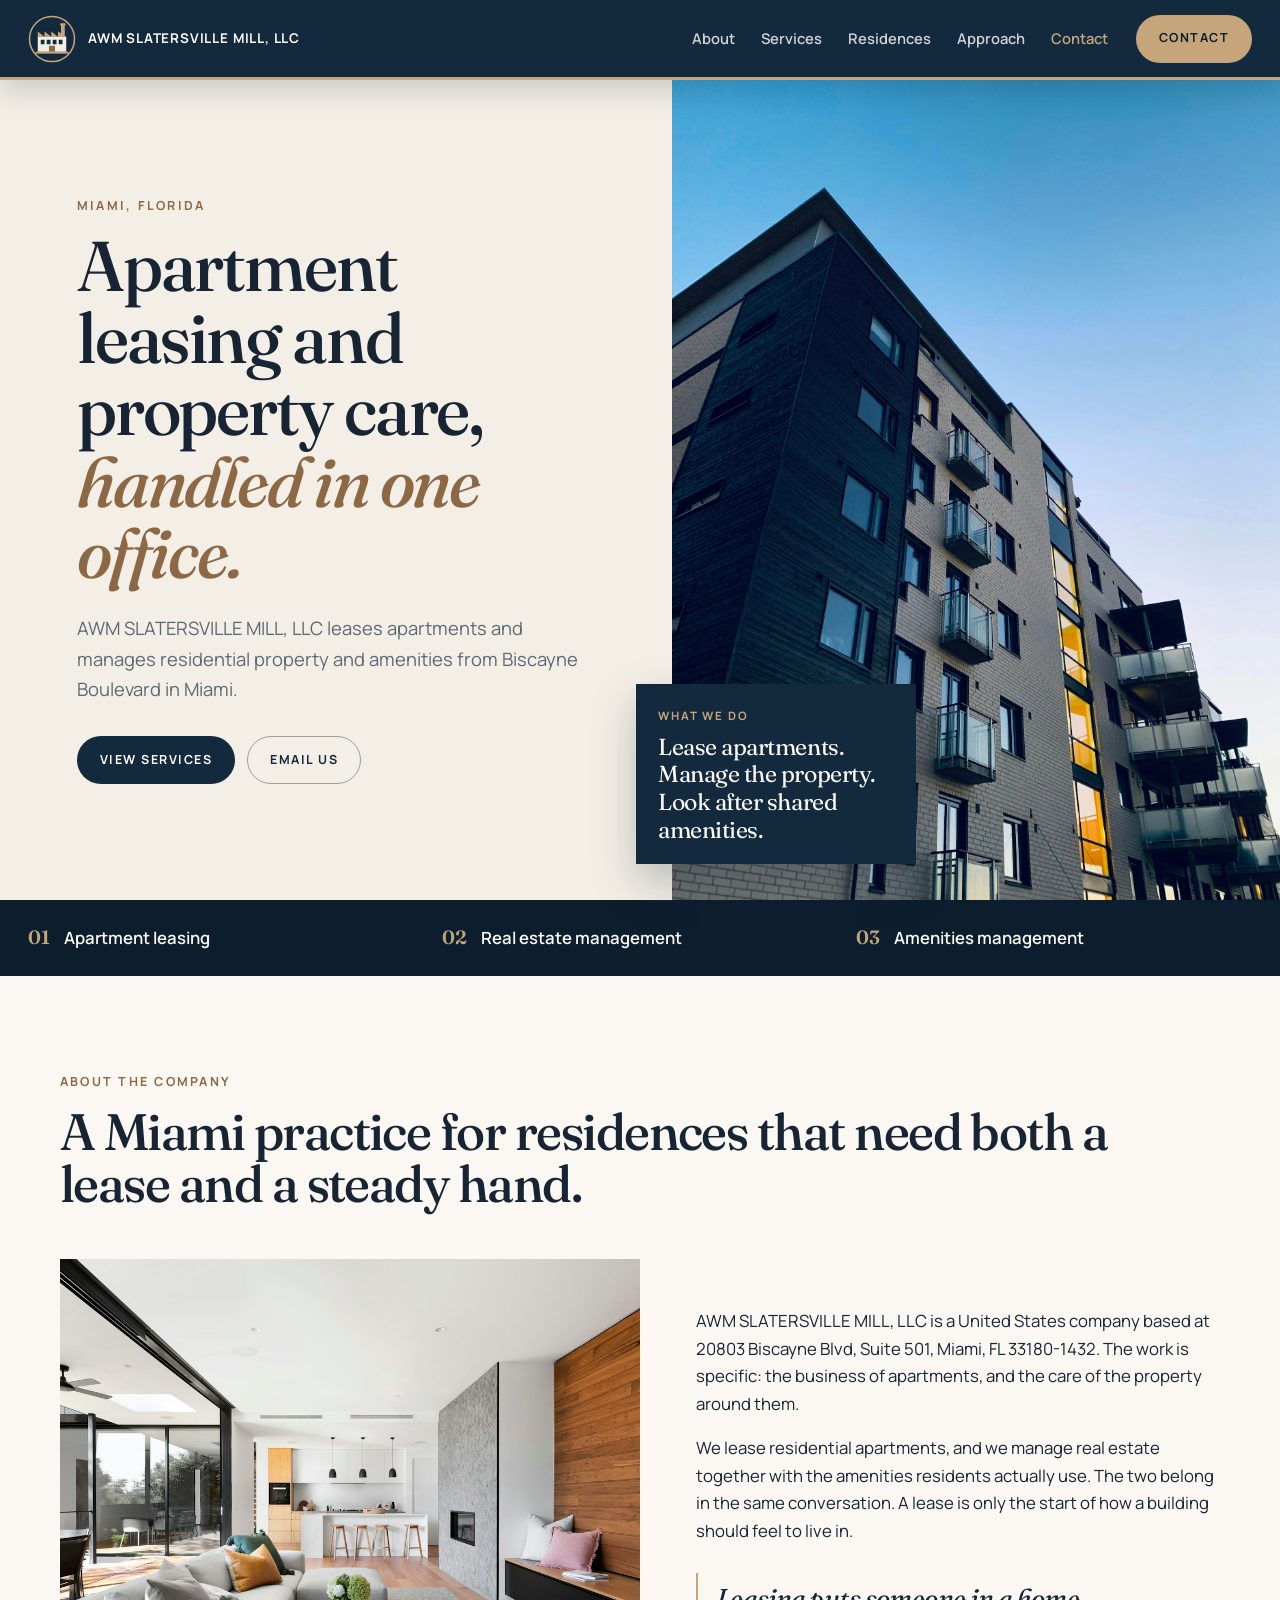
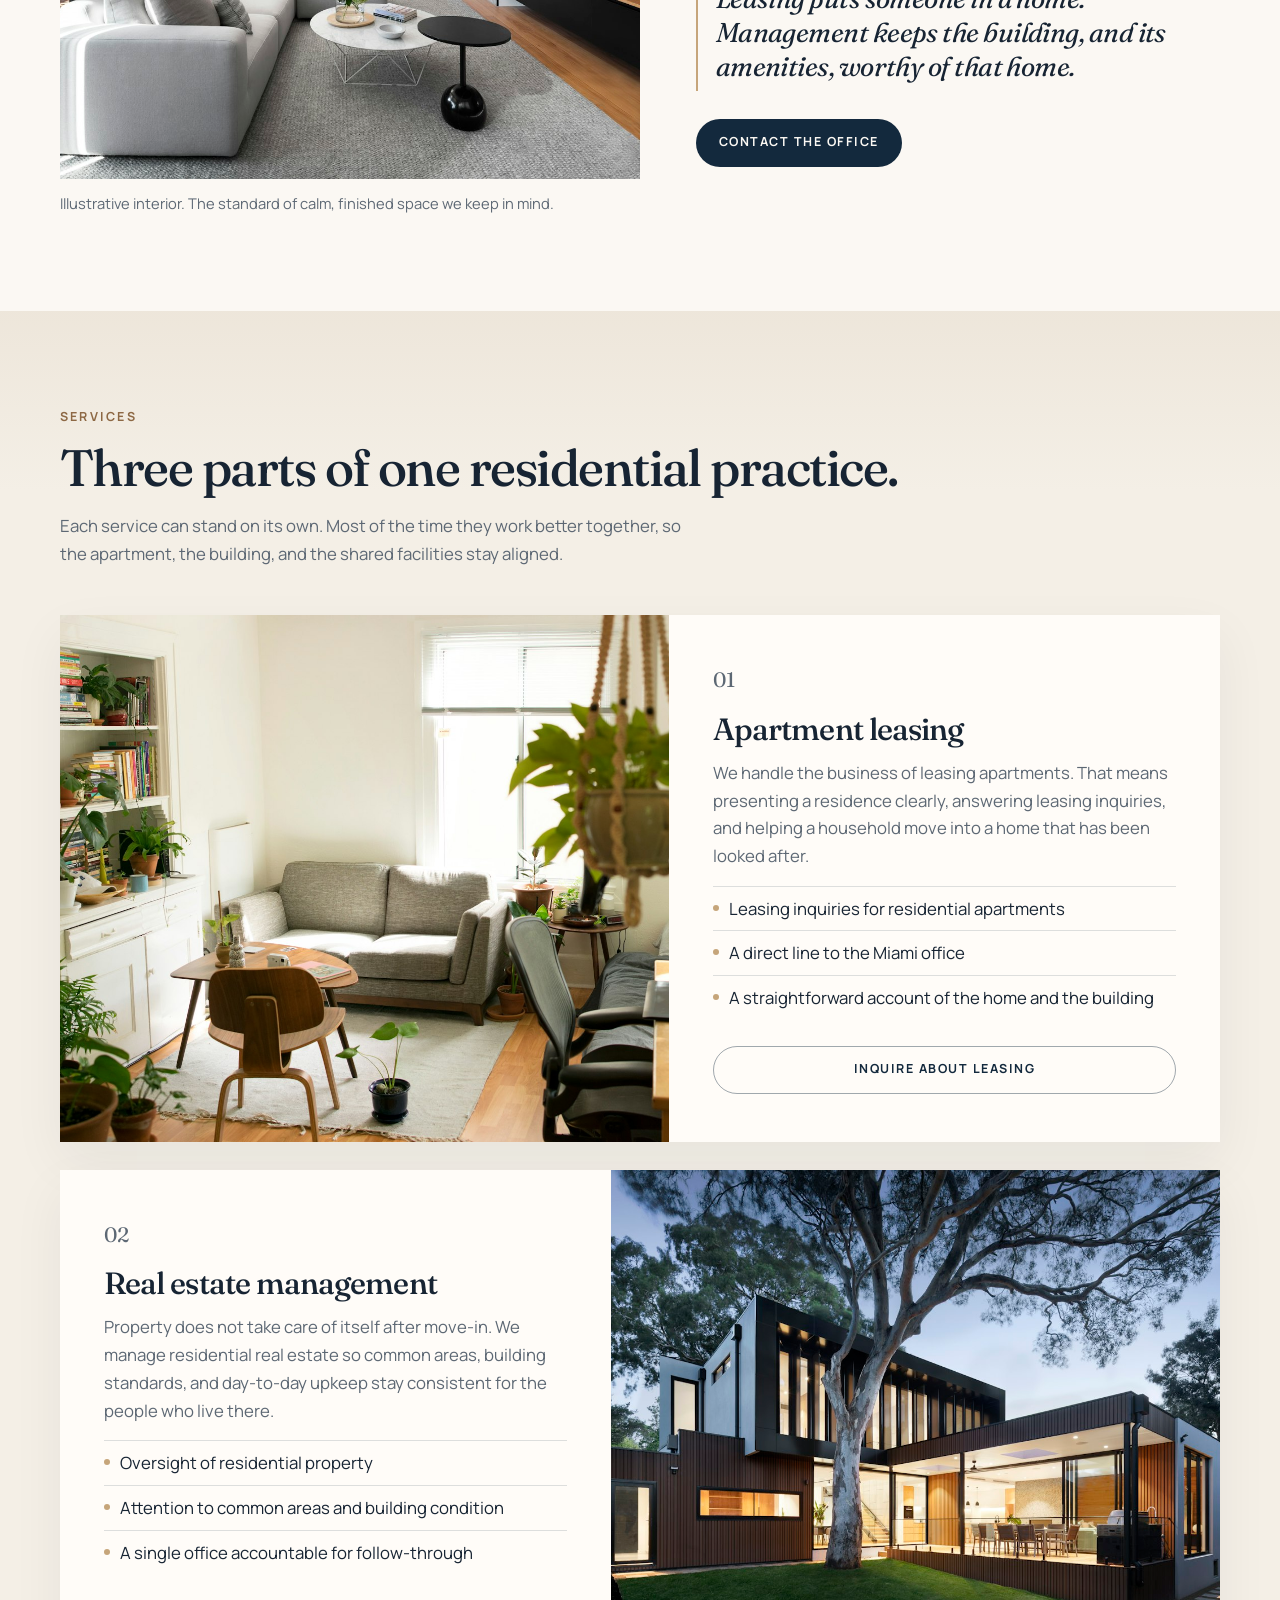
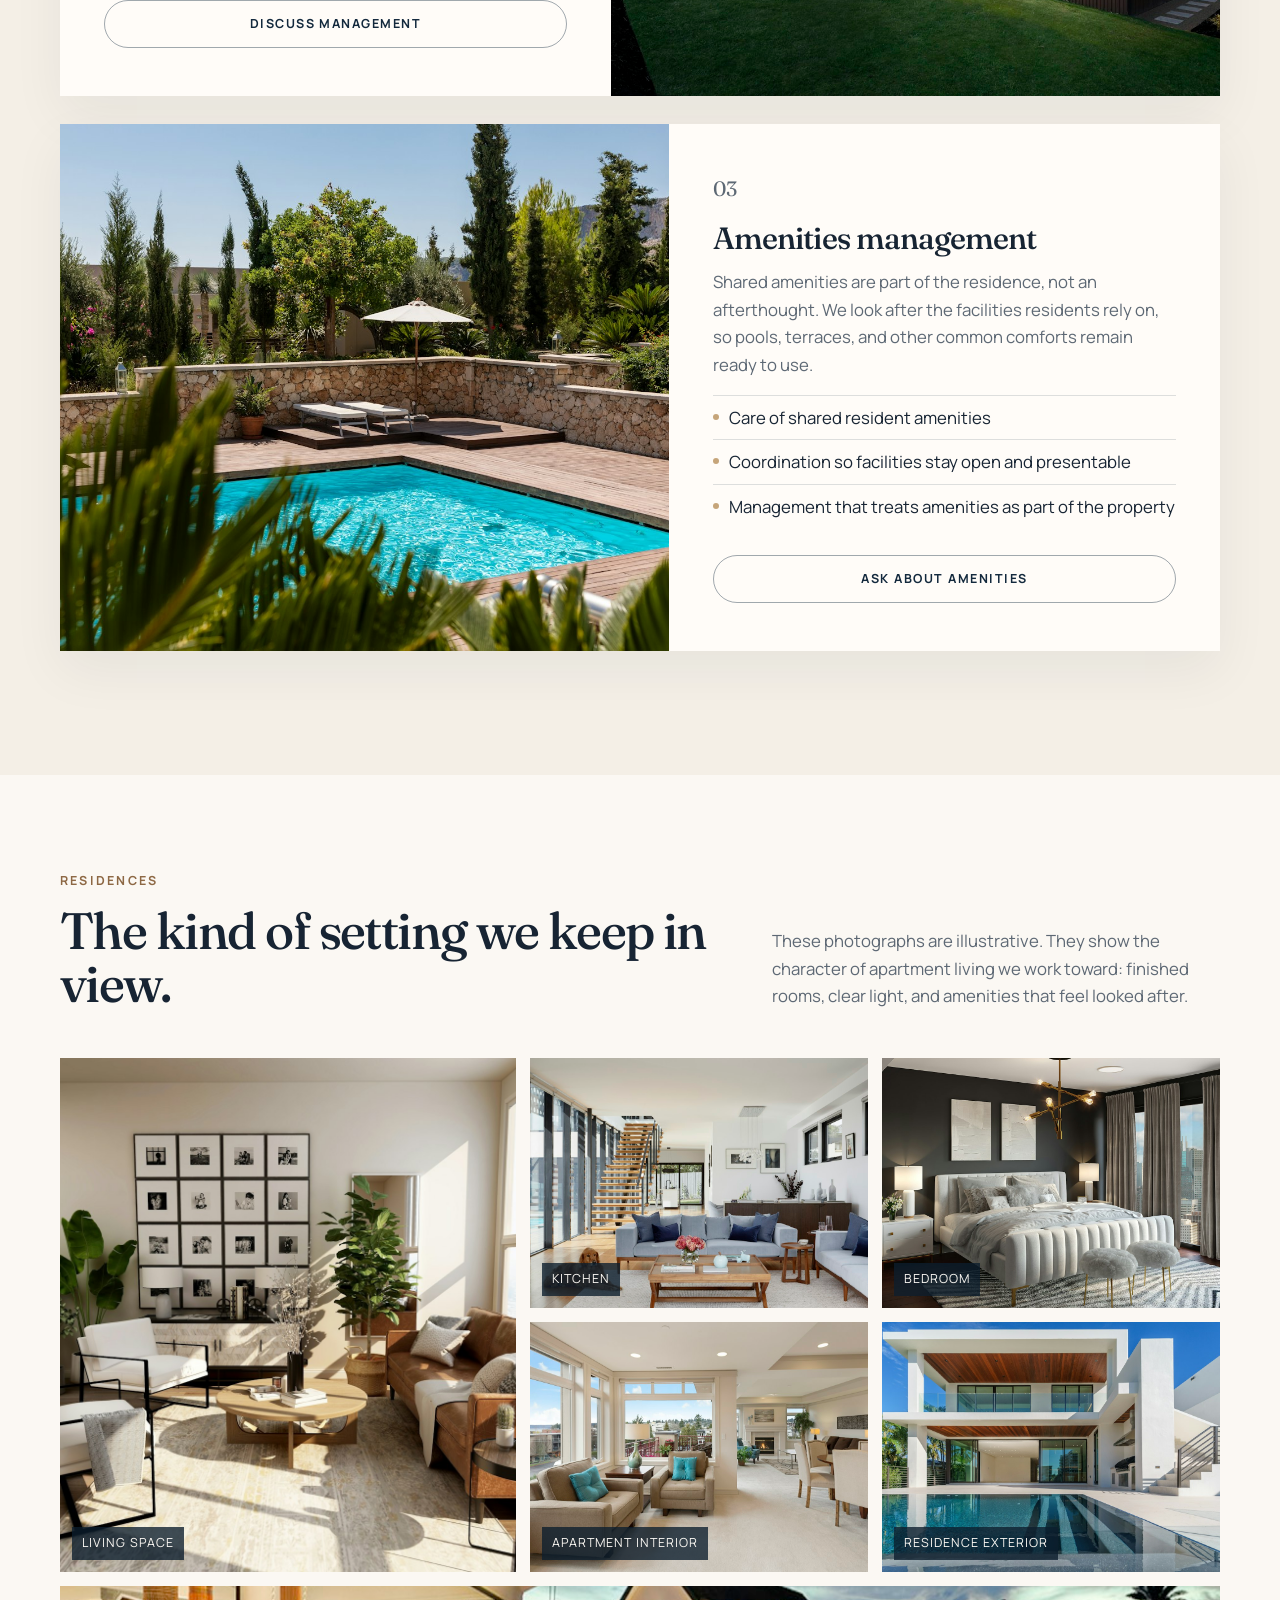
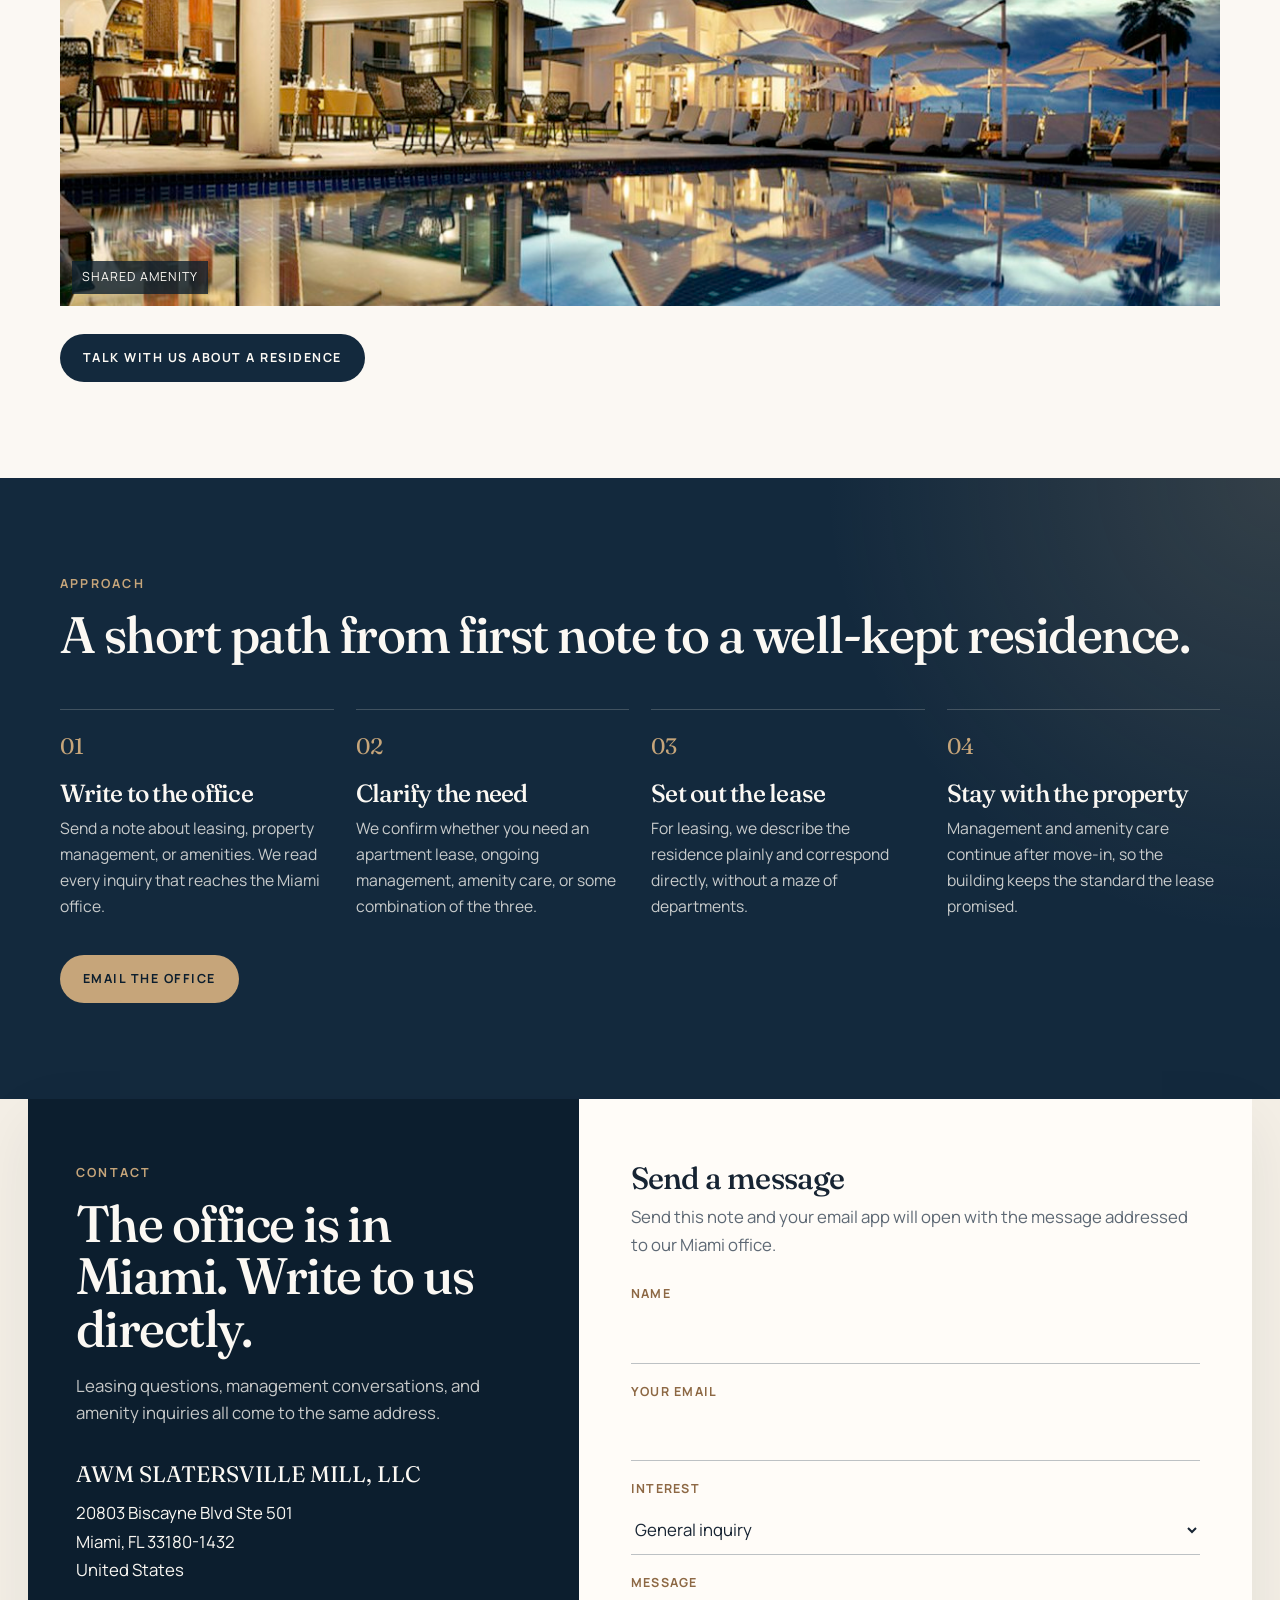
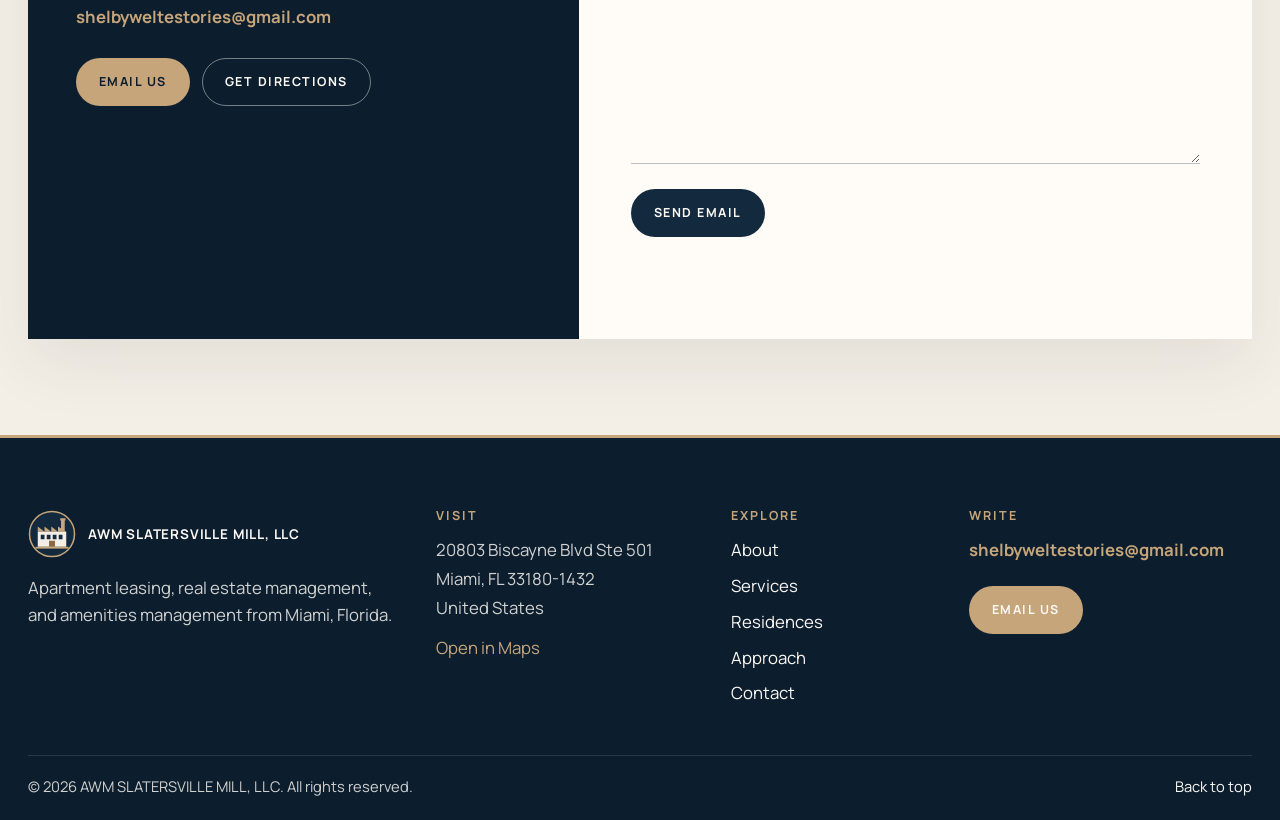
<file: index.html>
<!DOCTYPE html>
<html lang="en">
  <head>
    <meta charset="UTF-8" />
    <meta name="viewport" content="width=device-width, initial-scale=1.0" />
    <meta name="google-site-verification" content="c4QlTOULR0WcztTdZzoBptntwfSqYL0d7cz-_SoubUk" />
    <title>AWM SLATERSVILLE MILL, LLC | Apartment Leasing &amp; Property Management</title>
    <meta
      name="description"
      content="AWM SLATERSVILLE MILL, LLC leases apartments and manages residential property and amenities from Miami, Florida."
    />
    <link rel="icon" href="assets/favicon.svg?v=2" type="image/svg+xml" />
    <link rel="icon" href="assets/favicon-32.png?v=2" type="image/png" sizes="32x32" />
    <link rel="shortcut icon" href="assets/favicon.ico?v=2" />
    <link rel="apple-touch-icon" href="assets/apple-touch-icon.png?v=2" />
    <link rel="preconnect" href="https://fonts.googleapis.com" />
    <link rel="preconnect" href="https://fonts.gstatic.com" crossorigin />
    <link
      href="https://fonts.googleapis.com/css2?family=Fraunces:ital,opsz,wght@0,9..144,500;0,9..144,600;1,9..144,500&family=Manrope:wght@400;500;600;700&display=swap"
      rel="stylesheet"
    />
    <link rel="stylesheet" href="css/styles.css" />
    <script type="application/ld+json">
      {
        "@context": "https://schema.org",
        "@type": "LocalBusiness",
        "name": "AWM SLATERSVILLE MILL, LLC",
        "email": "shelbyweltestories@gmail.com",
        "image": "assets/images/hero.jpg",
        "address": {
          "@type": "PostalAddress",
          "streetAddress": "20803 Biscayne Blvd Ste 501",
          "addressLocality": "Miami",
          "addressRegion": "FL",
          "postalCode": "33180-1432",
          "addressCountry": "US"
        },
        "description": "Apartment leasing, real estate management, and amenities management in Miami, Florida."
      }
    </script>
  </head>
  <body>
    <a class="skip-link" href="#main">Skip to content</a>

    <header class="site-header" id="top">
      <div class="header-inner">
        <a class="brand" href="#home">
          <img class="brand-logo" src="assets/logo.svg" alt="" width="48" height="48" />
          <span class="brand-name">AWM SLATERSVILLE MILL, LLC</span>
        </a>

        <button
          class="menu-toggle"
          type="button"
          aria-expanded="false"
          aria-controls="site-nav"
          aria-label="Toggle navigation menu"
        >
          <span class="bar"></span>
          <span class="bar"></span>
          <span class="bar"></span>
        </button>

        <nav class="site-nav" id="site-nav" aria-label="Primary">
          <a href="#about">About</a>
          <a href="#services">Services</a>
          <a href="#residences">Residences</a>
          <a href="#approach">Approach</a>
          <a href="#contact">Contact</a>
        </nav>

        <a class="btn btn-bronze header-cta" href="#contact">Contact</a>
      </div>
    </header>

    <main id="main">
      <section class="hero" id="home" aria-labelledby="hero-title">
        <div class="hero-copy">
          <p class="eyebrow">Miami, Florida</p>
          <h1 id="hero-title">
            Apartment leasing and property care, <em>handled in one office.</em>
          </h1>
          <p class="lede">
            AWM SLATERSVILLE MILL, LLC leases apartments and manages residential
            property and amenities from Biscayne Boulevard in Miami.
          </p>
          <div class="hero-actions">
            <a class="btn btn-solid" href="#services">View Services</a>
            <a class="btn btn-line" href="mailto:shelbyweltestories@gmail.com">Email Us</a>
          </div>
        </div>
        <div class="hero-media">
          <img
            src="assets/images/hero.jpg"
            alt="Modern apartment building with balconies, shown as an illustration of the residences we lease and manage"
            width="1800"
            height="2400"
          />
          <aside class="hero-card">
            <p class="hero-card-label">What we do</p>
            <p>Lease apartments. Manage the property. Look after shared amenities.</p>
          </aside>
        </div>
      </section>

      <section class="band" aria-label="Areas of work">
        <div class="band-inner">
          <p><span>01</span> Apartment leasing</p>
          <p><span>02</span> Real estate management</p>
          <p><span>03</span> Amenities management</p>
        </div>
      </section>

      <section class="section about" id="about" aria-labelledby="about-title">
        <div class="section-intro">
          <p class="eyebrow">About the company</p>
          <h2 id="about-title">A Miami practice for residences that need both a lease and a steady hand.</h2>
        </div>
        <div class="about-grid">
          <figure class="about-figure">
            <img
              src="assets/images/about.jpg"
              alt="Bright open living room and kitchen, illustrative of a cared-for residence"
              width="1400"
              height="952"
            />
            <figcaption>Illustrative interior. The standard of calm, finished space we keep in mind.</figcaption>
          </figure>
          <div class="about-copy">
            <p>
              AWM SLATERSVILLE MILL, LLC is a United States company based at
              20803 Biscayne Blvd, Suite 501, Miami, FL 33180-1432. The work is
              specific: the business of apartments, and the care of the property
              around them.
            </p>
            <p>
              We lease residential apartments, and we manage real estate together
              with the amenities residents actually use. The two belong in the
              same conversation. A lease is only the start of how a building
              should feel to live in.
            </p>
            <blockquote>
              Leasing puts someone in a home. Management keeps the building, and
              its amenities, worthy of that home.
            </blockquote>
            <a class="btn btn-solid" href="#contact">Contact the Office</a>
          </div>
        </div>
      </section>

      <section class="section services" id="services" aria-labelledby="services-title">
        <div class="section-intro">
          <p class="eyebrow">Services</p>
          <h2 id="services-title">Three parts of one residential practice.</h2>
          <p class="section-lead">
            Each service can stand on its own. Most of the time they work better
            together, so the apartment, the building, and the shared facilities
            stay aligned.
          </p>
        </div>

        <article class="service">
          <figure>
            <img
              src="assets/images/leasing.jpg"
              alt="Sunlit apartment living room, illustrative of a home prepared for leasing"
              width="1400"
              height="1042"
            />
          </figure>
          <div class="service-copy">
            <p class="service-index">01</p>
            <h3>Apartment leasing</h3>
            <p>
              We handle the business of leasing apartments. That means presenting
              a residence clearly, answering leasing inquiries, and helping a
              household move into a home that has been looked after.
            </p>
            <ul>
              <li>Leasing inquiries for residential apartments</li>
              <li>A direct line to the Miami office</li>
              <li>A straightforward account of the home and the building</li>
            </ul>
            <a class="btn btn-line" href="#contact" data-interest="Apartment leasing">Inquire About Leasing</a>
          </div>
        </article>

        <article class="service service-reverse">
          <figure>
            <img
              src="assets/images/management.jpg"
              alt="Contemporary residence at dusk, illustrative of property under management"
              width="1400"
              height="933"
            />
          </figure>
          <div class="service-copy">
            <p class="service-index">02</p>
            <h3>Real estate management</h3>
            <p>
              Property does not take care of itself after move-in. We manage
              residential real estate so common areas, building standards, and
              day-to-day upkeep stay consistent for the people who live there.
            </p>
            <ul>
              <li>Oversight of residential property</li>
              <li>Attention to common areas and building condition</li>
              <li>A single office accountable for follow-through</li>
            </ul>
            <a class="btn btn-line" href="#contact" data-interest="Real estate management">Discuss Management</a>
          </div>
        </article>

        <article class="service">
          <figure>
            <img
              src="assets/images/amenities.jpg"
              alt="Pool terrace and lounge deck, illustrative of shared residential amenities"
              width="1400"
              height="933"
            />
          </figure>
          <div class="service-copy">
            <p class="service-index">03</p>
            <h3>Amenities management</h3>
            <p>
              Shared amenities are part of the residence, not an afterthought.
              We look after the facilities residents rely on, so pools, terraces,
              and other common comforts remain ready to use.
            </p>
            <ul>
              <li>Care of shared resident amenities</li>
              <li>Coordination so facilities stay open and presentable</li>
              <li>Management that treats amenities as part of the property</li>
            </ul>
            <a class="btn btn-line" href="#contact" data-interest="Amenities management">Ask About Amenities</a>
          </div>
        </article>
      </section>

      <section class="section residences" id="residences" aria-labelledby="residences-title">
        <div class="section-intro section-intro-row">
          <div>
            <p class="eyebrow">Residences</p>
            <h2 id="residences-title">The kind of setting we keep in view.</h2>
          </div>
          <p class="section-lead">
            These photographs are illustrative. They show the character of
            apartment living we work toward: finished rooms, clear light, and
            amenities that feel looked after.
          </p>
        </div>
        <div class="gallery">
          <figure class="gallery-feature">
            <img src="assets/images/gallery-1.jpg" alt="Illustrative living room with warm furnishings" width="1400" height="1050" />
            <figcaption>Living space</figcaption>
          </figure>
          <figure>
            <img src="assets/images/gallery-2.jpg" alt="Illustrative modern kitchen" width="1200" height="800" />
            <figcaption>Kitchen</figcaption>
          </figure>
          <figure>
            <img src="assets/images/gallery-3.jpg" alt="Illustrative bedroom with natural light" width="1200" height="1200" />
            <figcaption>Bedroom</figcaption>
          </figure>
          <figure>
            <img src="assets/images/gallery-5.jpg" alt="Illustrative apartment interior" width="1200" height="800" />
            <figcaption>Apartment interior</figcaption>
          </figure>
          <figure>
            <img src="assets/images/gallery-4.jpg" alt="Illustrative contemporary residence exterior" width="1200" height="800" />
            <figcaption>Residence exterior</figcaption>
          </figure>
          <figure>
            <img src="assets/images/gallery-6.jpg" alt="Illustrative pool and terrace amenity" width="1200" height="1200" />
            <figcaption>Shared amenity</figcaption>
          </figure>
        </div>
        <div class="residences-cta">
          <a class="btn btn-solid" href="#contact">Talk With Us About a Residence</a>
        </div>
      </section>

      <section class="approach" id="approach" aria-labelledby="approach-title">
        <div class="approach-inner">
          <div class="section-intro light">
            <p class="eyebrow">Approach</p>
            <h2 id="approach-title">A short path from first note to a well-kept residence.</h2>
          </div>
          <ol class="steps">
            <li>
              <span>01</span>
              <h3>Write to the office</h3>
              <p>Send a note about leasing, property management, or amenities. We read every inquiry that reaches the Miami office.</p>
            </li>
            <li>
              <span>02</span>
              <h3>Clarify the need</h3>
              <p>We confirm whether you need an apartment lease, ongoing management, amenity care, or some combination of the three.</p>
            </li>
            <li>
              <span>03</span>
              <h3>Set out the lease</h3>
              <p>For leasing, we describe the residence plainly and correspond directly, without a maze of departments.</p>
            </li>
            <li>
              <span>04</span>
              <h3>Stay with the property</h3>
              <p>Management and amenity care continue after move-in, so the building keeps the standard the lease promised.</p>
            </li>
          </ol>
          <a class="btn btn-bronze" href="mailto:shelbyweltestories@gmail.com">Email the Office</a>
        </div>
      </section>

      <section class="section contact" id="contact" aria-labelledby="contact-title">
        <div class="contact-grid">
          <div class="contact-panel">
            <p class="eyebrow">Contact</p>
            <h2 id="contact-title">The office is in Miami. Write to us directly.</h2>
            <p>
              Leasing questions, management conversations, and amenity inquiries
              all come to the same address.
            </p>
            <address>
              <span class="address-name">AWM SLATERSVILLE MILL, LLC</span>
              20803 Biscayne Blvd Ste 501<br />
              Miami, FL 33180-1432<br />
              United States
            </address>
            <p class="contact-email">
              <a href="mailto:shelbyweltestories@gmail.com">shelbyweltestories@gmail.com</a>
            </p>
            <div class="contact-actions">
              <a class="btn btn-bronze" href="mailto:shelbyweltestories@gmail.com">Email Us</a>
              <a
                class="btn btn-light"
                href="https://www.google.com/maps/search/?api=1&amp;query=20803%20Biscayne%20Blvd%20Ste%20501%2C%20Miami%2C%20FL%2033180-1432"
                target="_blank"
                rel="noopener noreferrer"
              >Get Directions</a>
            </div>
          </div>

          <div class="contact-form-wrap">
            <h3>Send a message</h3>
            <p class="form-note">
              Send this note and your email app will open with the message
              addressed to our Miami office.
            </p>
            <form
              id="contact-form"
              action="mailto:shelbyweltestories@gmail.com"
              method="post"
              enctype="text/plain"
            >
              <div class="field">
                <label for="name">Name</label>
                <input id="name" name="name" type="text" autocomplete="name" required />
              </div>
              <div class="field">
                <label for="email">Your email</label>
                <input id="email" name="email" type="email" autocomplete="email" required />
              </div>
              <div class="field">
                <label for="interest">Interest</label>
                <select id="interest" name="interest">
                  <option>General inquiry</option>
                  <option>Apartment leasing</option>
                  <option>Real estate management</option>
                  <option>Amenities management</option>
                </select>
              </div>
              <div class="field">
                <label for="message">Message</label>
                <textarea id="message" name="message" rows="5" required></textarea>
              </div>
              <button class="btn btn-solid" type="submit">Send Email</button>
              <p class="form-status" id="form-status" role="status" aria-live="polite"></p>
            </form>
          </div>
        </div>
      </section>
    </main>

    <footer class="site-footer">
      <div class="footer-grid">
        <div class="footer-brand">
          <a class="brand brand-footer" href="#home">
            <img class="brand-logo" src="assets/logo.svg" alt="" width="48" height="48" />
            <span class="brand-name">AWM SLATERSVILLE MILL, LLC</span>
          </a>
          <p>
            Apartment leasing, real estate management, and amenities management
            from Miami, Florida.
          </p>
        </div>
        <div>
          <h2>Visit</h2>
          <address>
            20803 Biscayne Blvd Ste 501<br />
            Miami, FL 33180-1432<br />
            United States
          </address>
          <a
            class="footer-link"
            href="https://www.google.com/maps/search/?api=1&amp;query=20803%20Biscayne%20Blvd%20Ste%20501%2C%20Miami%2C%20FL%2033180-1432"
            target="_blank"
            rel="noopener noreferrer"
          >Open in Maps</a>
        </div>
        <div>
          <h2>Explore</h2>
          <ul>
            <li><a href="#about">About</a></li>
            <li><a href="#services">Services</a></li>
            <li><a href="#residences">Residences</a></li>
            <li><a href="#approach">Approach</a></li>
            <li><a href="#contact">Contact</a></li>
          </ul>
        </div>
        <div>
          <h2>Write</h2>
          <a class="footer-mail" href="mailto:shelbyweltestories@gmail.com">shelbyweltestories@gmail.com</a>
          <a class="btn btn-bronze footer-btn" href="mailto:shelbyweltestories@gmail.com">Email Us</a>
        </div>
      </div>
      <div class="footer-base">
        <p>&copy; <span id="year">2026</span> AWM SLATERSVILLE MILL, LLC. All rights reserved.</p>
        <a href="#top">Back to top</a>
      </div>
    </footer>

    <script src="js/main.js"></script>
  </body>
</html>
</file>
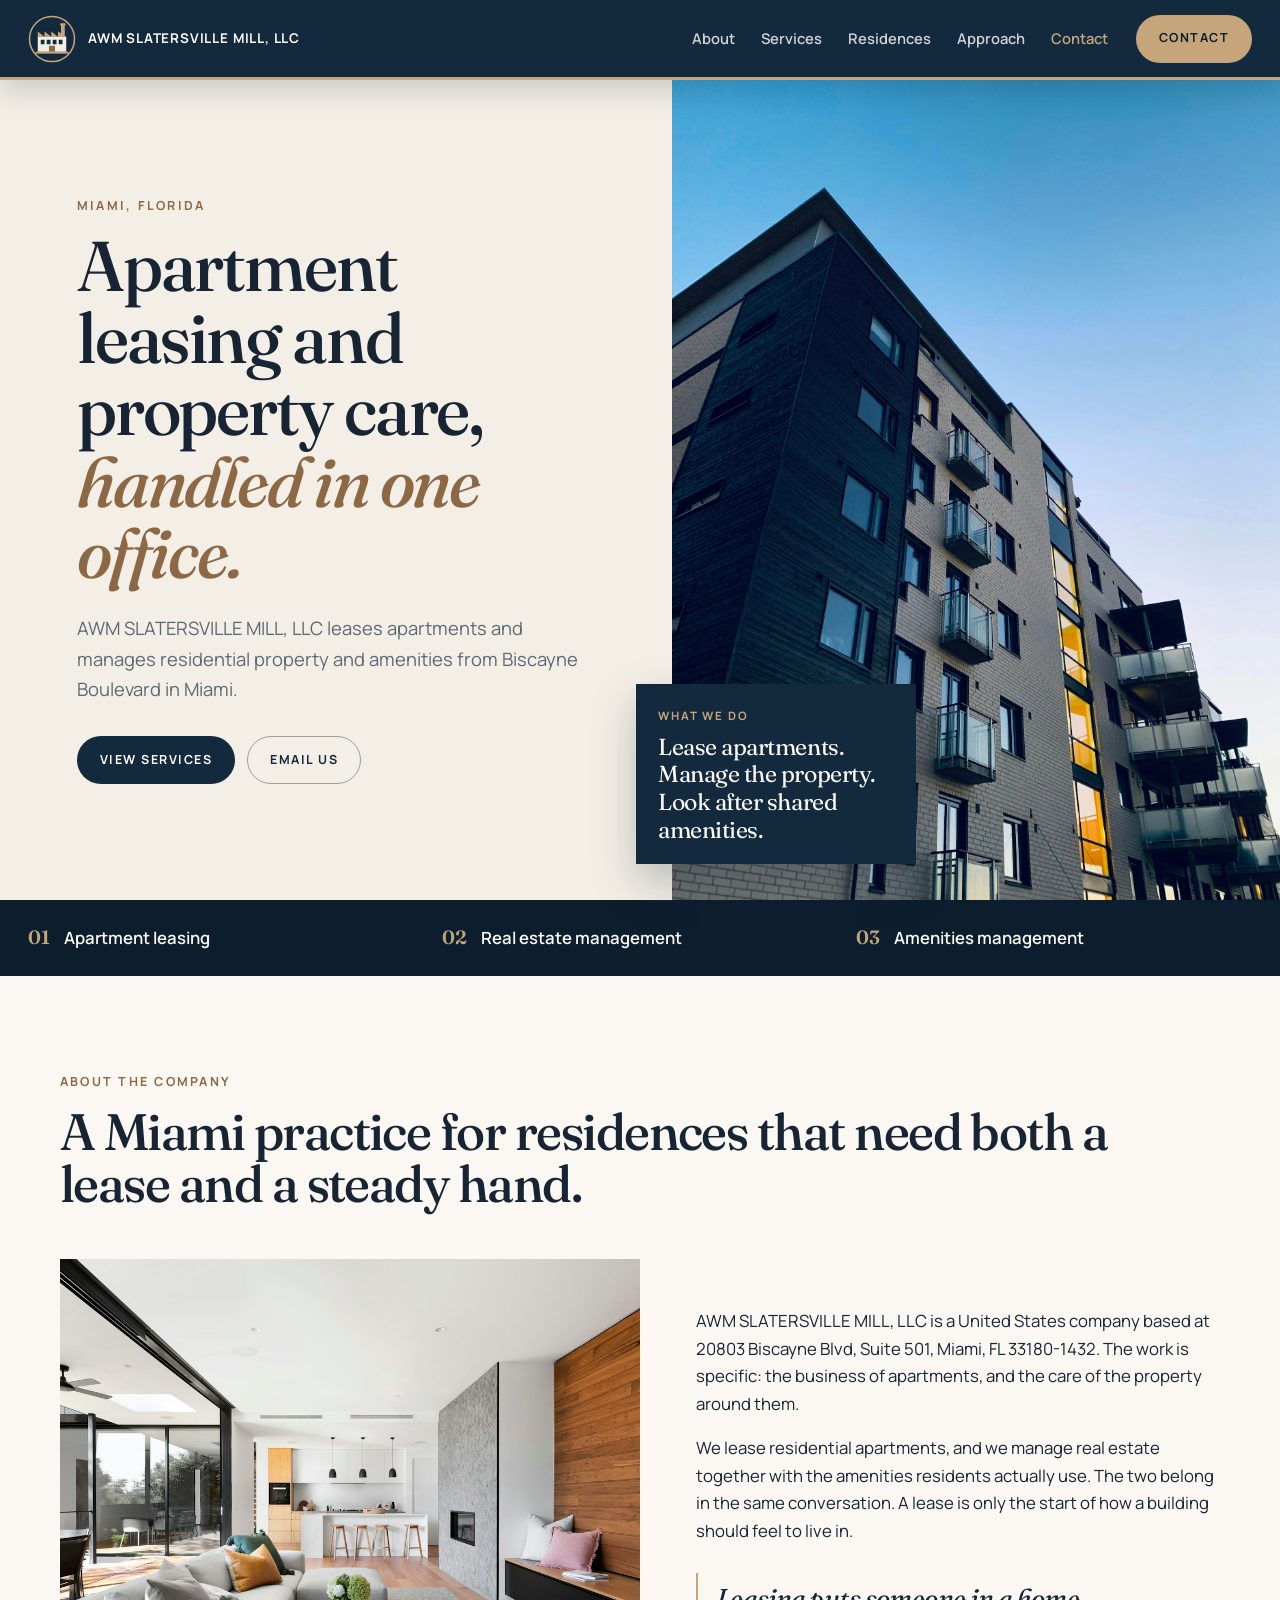
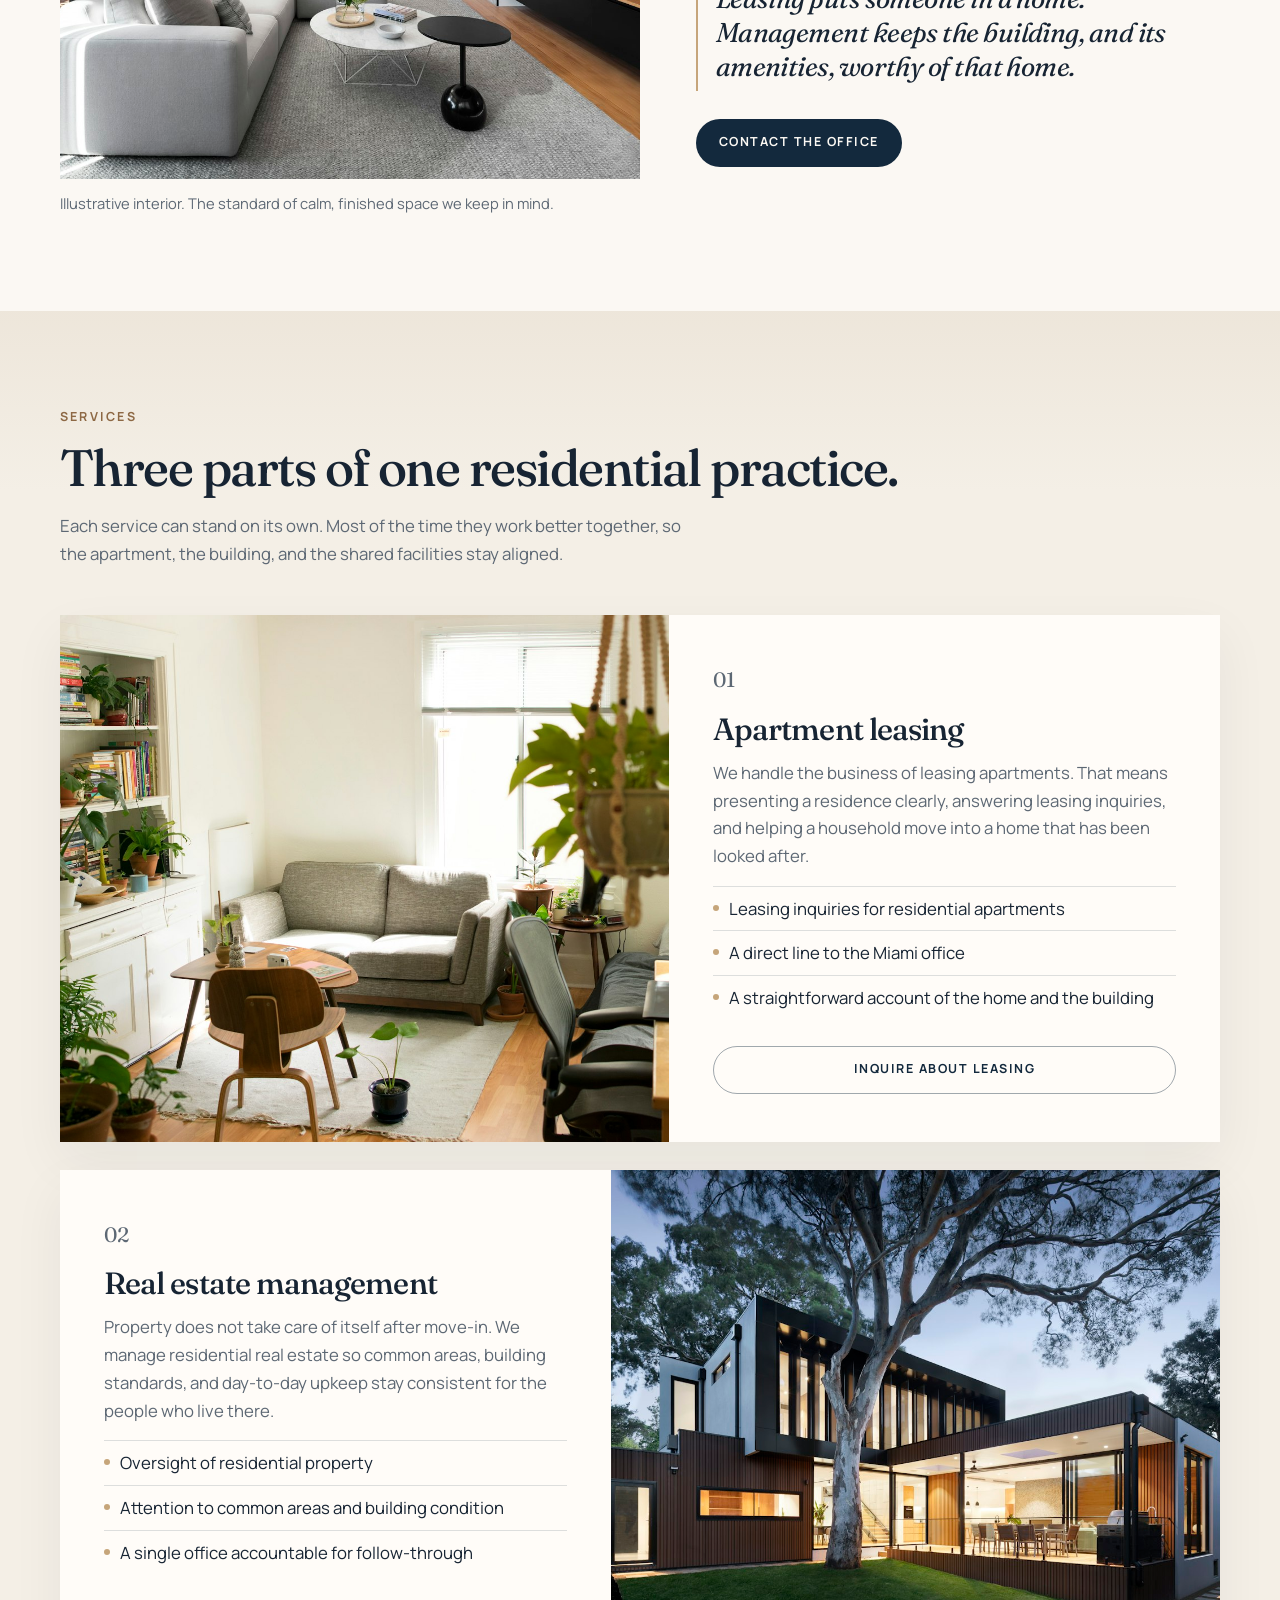
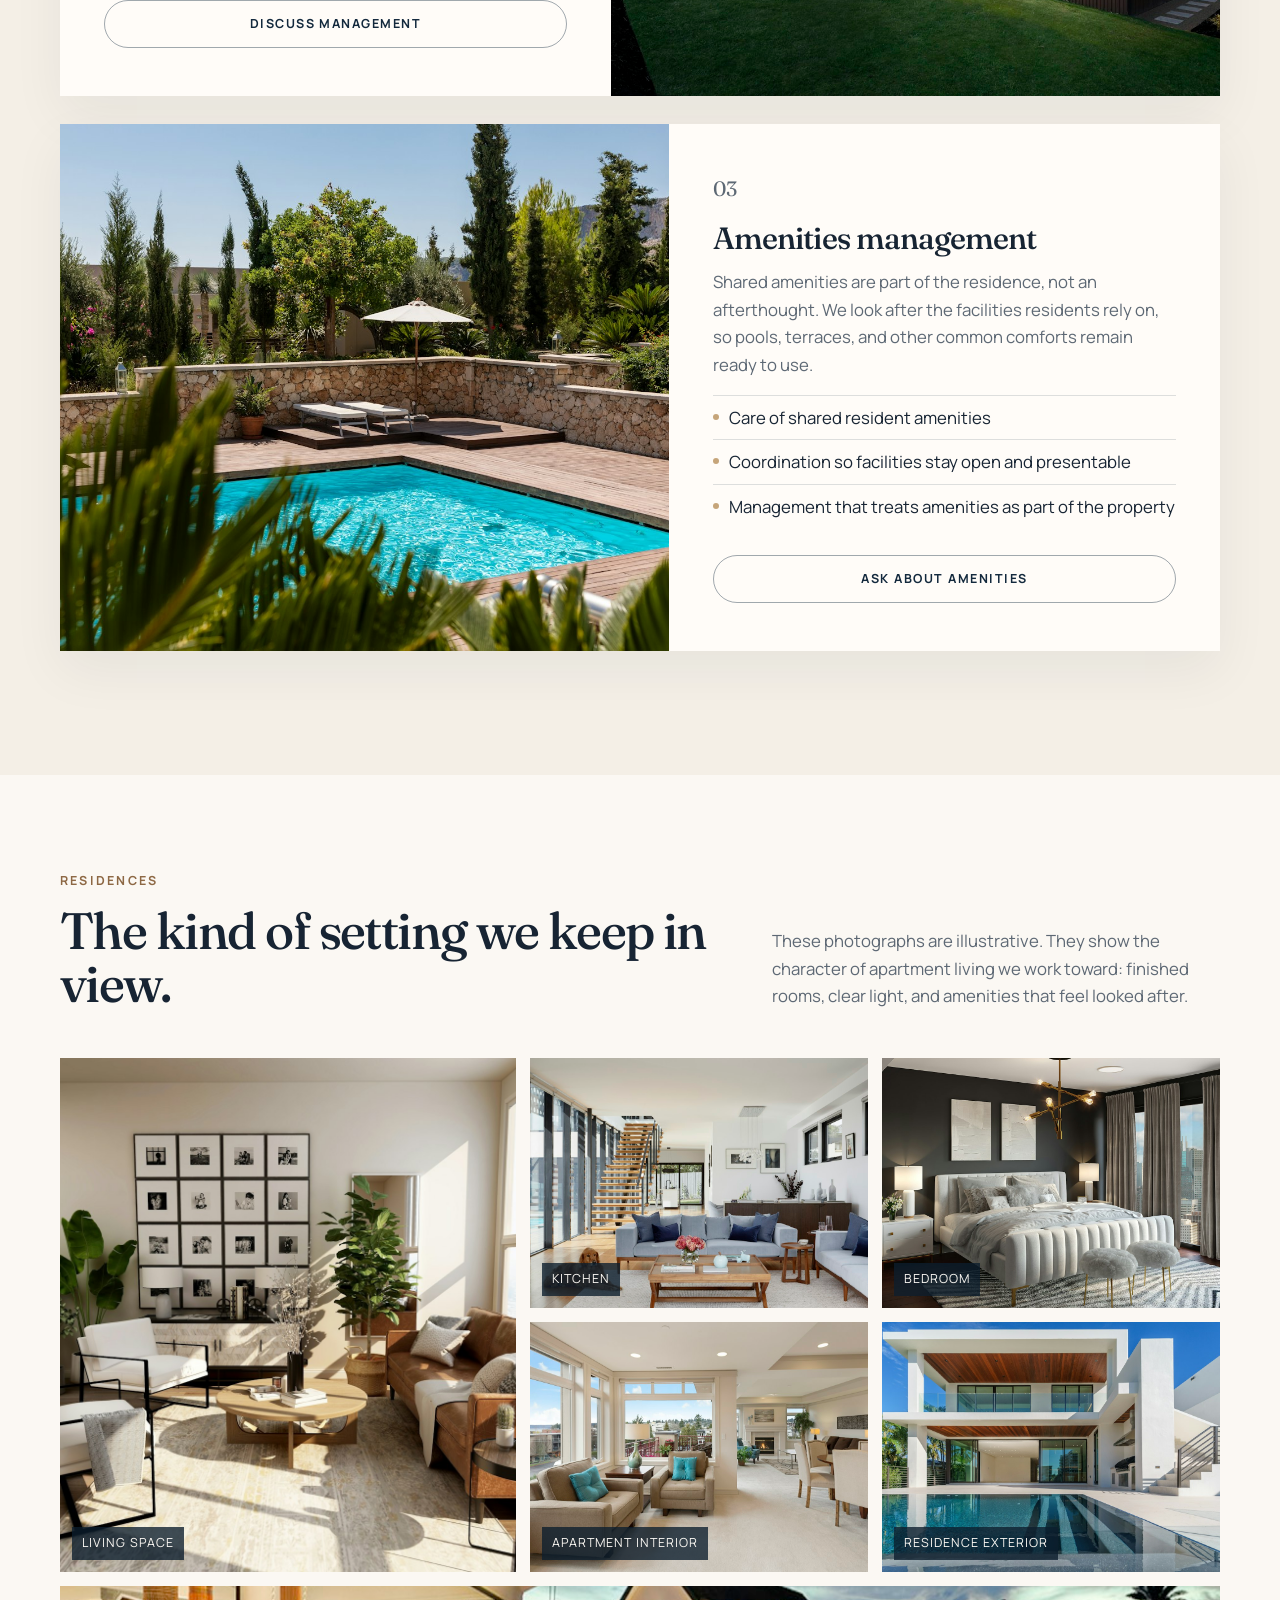
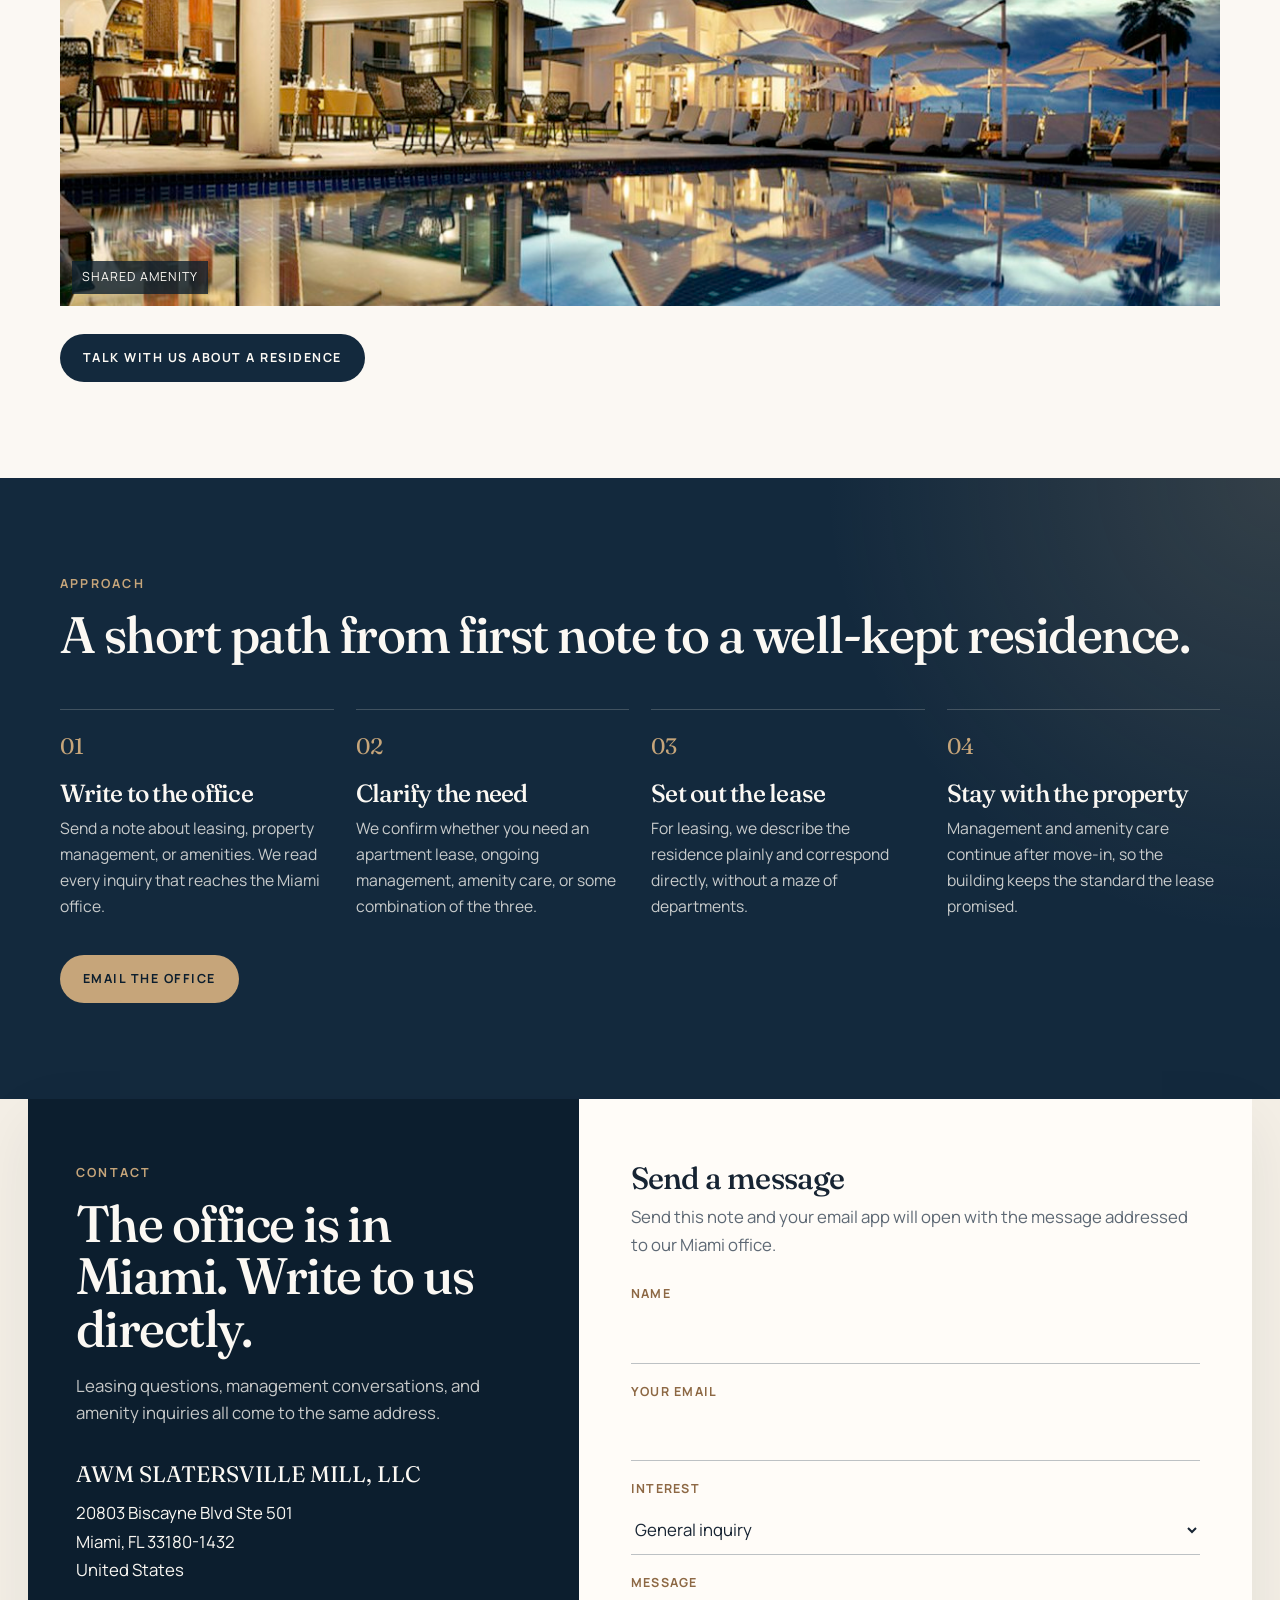
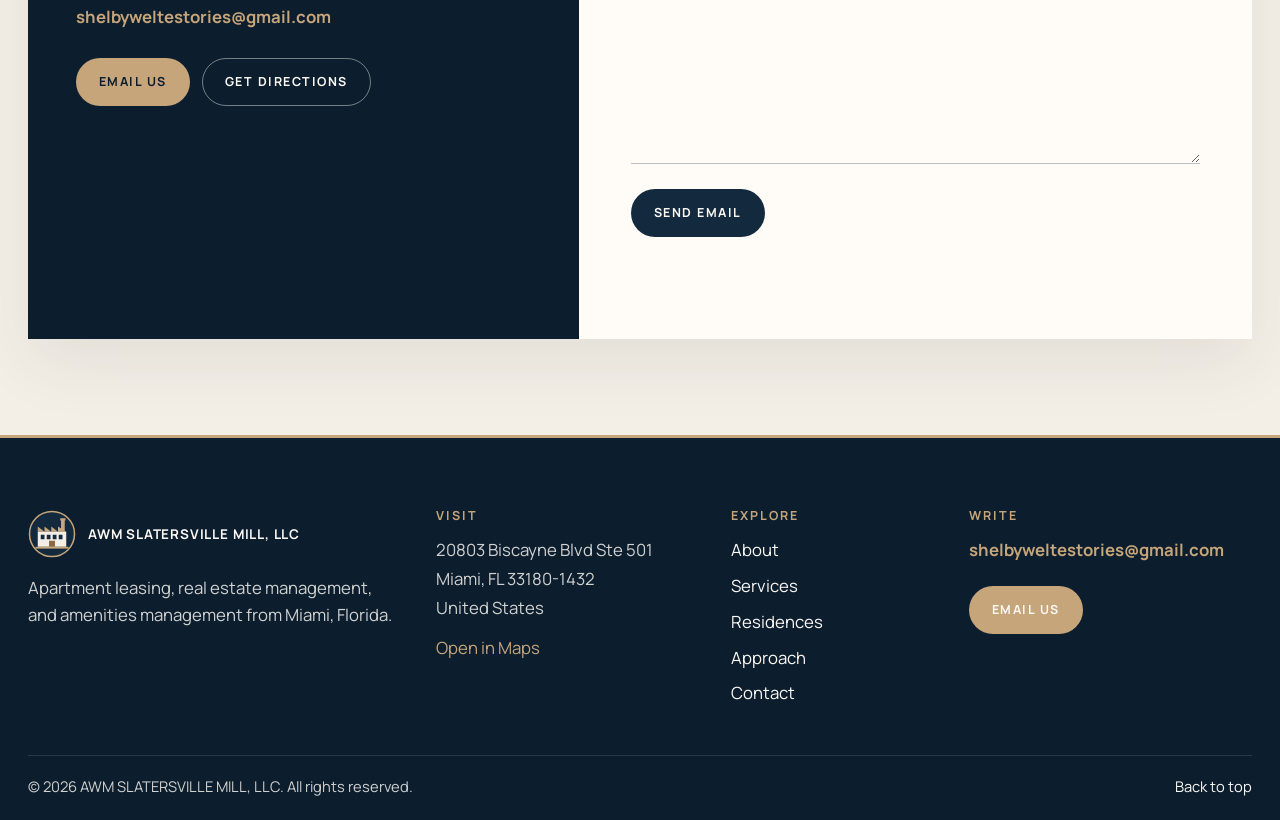
<file: AWM SLATERSVILLE MILL/index.html>
<!DOCTYPE html>
<html lang="en">
  <head>
    <meta charset="UTF-8" />
    <meta name="viewport" content="width=device-width, initial-scale=1.0" />
    <title>AWM SLATERSVILLE MILL, LLC | Apartment Leasing &amp; Property Management</title>
    <meta
      name="description"
      content="AWM SLATERSVILLE MILL, LLC leases apartments and manages residential property and amenities from Miami, Florida."
    />
    <link rel="icon" href="assets/favicon.svg?v=2" type="image/svg+xml" />
    <link rel="icon" href="assets/favicon-32.png?v=2" type="image/png" sizes="32x32" />
    <link rel="shortcut icon" href="assets/favicon.ico?v=2" />
    <link rel="apple-touch-icon" href="assets/apple-touch-icon.png?v=2" />
    <link rel="preconnect" href="https://fonts.googleapis.com" />
    <link rel="preconnect" href="https://fonts.gstatic.com" crossorigin />
    <link
      href="https://fonts.googleapis.com/css2?family=Fraunces:ital,opsz,wght@0,9..144,500;0,9..144,600;1,9..144,500&family=Manrope:wght@400;500;600;700&display=swap"
      rel="stylesheet"
    />
    <link rel="stylesheet" href="css/styles.css" />
    <script type="application/ld+json">
      {
        "@context": "https://schema.org",
        "@type": "LocalBusiness",
        "name": "AWM SLATERSVILLE MILL, LLC",
        "email": "shelbyweltestories@gmail.com",
        "image": "assets/images/hero.jpg",
        "address": {
          "@type": "PostalAddress",
          "streetAddress": "20803 Biscayne Blvd Ste 501",
          "addressLocality": "Miami",
          "addressRegion": "FL",
          "postalCode": "33180-1432",
          "addressCountry": "US"
        },
        "description": "Apartment leasing, real estate management, and amenities management in Miami, Florida."
      }
    </script>
  </head>
  <body>
    <a class="skip-link" href="#main">Skip to content</a>

    <header class="site-header" id="top">
      <div class="header-inner">
        <a class="brand" href="#home">
          <img class="brand-logo" src="assets/logo.svg" alt="" width="48" height="48" />
          <span class="brand-name">AWM SLATERSVILLE MILL, LLC</span>
        </a>

        <button
          class="menu-toggle"
          type="button"
          aria-expanded="false"
          aria-controls="site-nav"
          aria-label="Toggle navigation menu"
        >
          <span class="bar"></span>
          <span class="bar"></span>
          <span class="bar"></span>
        </button>

        <nav class="site-nav" id="site-nav" aria-label="Primary">
          <a href="#about">About</a>
          <a href="#services">Services</a>
          <a href="#residences">Residences</a>
          <a href="#approach">Approach</a>
          <a href="#contact">Contact</a>
        </nav>

        <a class="btn btn-bronze header-cta" href="#contact">Contact</a>
      </div>
    </header>

    <main id="main">
      <section class="hero" id="home" aria-labelledby="hero-title">
        <div class="hero-copy">
          <p class="eyebrow">Miami, Florida</p>
          <h1 id="hero-title">
            Apartment leasing and property care, <em>handled in one office.</em>
          </h1>
          <p class="lede">
            AWM SLATERSVILLE MILL, LLC leases apartments and manages residential
            property and amenities from Biscayne Boulevard in Miami.
          </p>
          <div class="hero-actions">
            <a class="btn btn-solid" href="#services">View Services</a>
            <a class="btn btn-line" href="mailto:shelbyweltestories@gmail.com">Email Us</a>
          </div>
        </div>
        <div class="hero-media">
          <img
            src="assets/images/hero.jpg"
            alt="Modern apartment building with balconies, shown as an illustration of the residences we lease and manage"
            width="1800"
            height="2400"
          />
          <aside class="hero-card">
            <p class="hero-card-label">What we do</p>
            <p>Lease apartments. Manage the property. Look after shared amenities.</p>
          </aside>
        </div>
      </section>

      <section class="band" aria-label="Areas of work">
        <div class="band-inner">
          <p><span>01</span> Apartment leasing</p>
          <p><span>02</span> Real estate management</p>
          <p><span>03</span> Amenities management</p>
        </div>
      </section>

      <section class="section about" id="about" aria-labelledby="about-title">
        <div class="section-intro">
          <p class="eyebrow">About the company</p>
          <h2 id="about-title">A Miami practice for residences that need both a lease and a steady hand.</h2>
        </div>
        <div class="about-grid">
          <figure class="about-figure">
            <img
              src="assets/images/about.jpg"
              alt="Bright open living room and kitchen, illustrative of a cared-for residence"
              width="1400"
              height="952"
            />
            <figcaption>Illustrative interior. The standard of calm, finished space we keep in mind.</figcaption>
          </figure>
          <div class="about-copy">
            <p>
              AWM SLATERSVILLE MILL, LLC is a United States company based at
              20803 Biscayne Blvd, Suite 501, Miami, FL 33180-1432. The work is
              specific: the business of apartments, and the care of the property
              around them.
            </p>
            <p>
              We lease residential apartments, and we manage real estate together
              with the amenities residents actually use. The two belong in the
              same conversation. A lease is only the start of how a building
              should feel to live in.
            </p>
            <blockquote>
              Leasing puts someone in a home. Management keeps the building, and
              its amenities, worthy of that home.
            </blockquote>
            <a class="btn btn-solid" href="#contact">Contact the Office</a>
          </div>
        </div>
      </section>

      <section class="section services" id="services" aria-labelledby="services-title">
        <div class="section-intro">
          <p class="eyebrow">Services</p>
          <h2 id="services-title">Three parts of one residential practice.</h2>
          <p class="section-lead">
            Each service can stand on its own. Most of the time they work better
            together, so the apartment, the building, and the shared facilities
            stay aligned.
          </p>
        </div>

        <article class="service">
          <figure>
            <img
              src="assets/images/leasing.jpg"
              alt="Sunlit apartment living room, illustrative of a home prepared for leasing"
              width="1400"
              height="1042"
            />
          </figure>
          <div class="service-copy">
            <p class="service-index">01</p>
            <h3>Apartment leasing</h3>
            <p>
              We handle the business of leasing apartments. That means presenting
              a residence clearly, answering leasing inquiries, and helping a
              household move into a home that has been looked after.
            </p>
            <ul>
              <li>Leasing inquiries for residential apartments</li>
              <li>A direct line to the Miami office</li>
              <li>A straightforward account of the home and the building</li>
            </ul>
            <a class="btn btn-line" href="#contact" data-interest="Apartment leasing">Inquire About Leasing</a>
          </div>
        </article>

        <article class="service service-reverse">
          <figure>
            <img
              src="assets/images/management.jpg"
              alt="Contemporary residence at dusk, illustrative of property under management"
              width="1400"
              height="933"
            />
          </figure>
          <div class="service-copy">
            <p class="service-index">02</p>
            <h3>Real estate management</h3>
            <p>
              Property does not take care of itself after move-in. We manage
              residential real estate so common areas, building standards, and
              day-to-day upkeep stay consistent for the people who live there.
            </p>
            <ul>
              <li>Oversight of residential property</li>
              <li>Attention to common areas and building condition</li>
              <li>A single office accountable for follow-through</li>
            </ul>
            <a class="btn btn-line" href="#contact" data-interest="Real estate management">Discuss Management</a>
          </div>
        </article>

        <article class="service">
          <figure>
            <img
              src="assets/images/amenities.jpg"
              alt="Pool terrace and lounge deck, illustrative of shared residential amenities"
              width="1400"
              height="933"
            />
          </figure>
          <div class="service-copy">
            <p class="service-index">03</p>
            <h3>Amenities management</h3>
            <p>
              Shared amenities are part of the residence, not an afterthought.
              We look after the facilities residents rely on, so pools, terraces,
              and other common comforts remain ready to use.
            </p>
            <ul>
              <li>Care of shared resident amenities</li>
              <li>Coordination so facilities stay open and presentable</li>
              <li>Management that treats amenities as part of the property</li>
            </ul>
            <a class="btn btn-line" href="#contact" data-interest="Amenities management">Ask About Amenities</a>
          </div>
        </article>
      </section>

      <section class="section residences" id="residences" aria-labelledby="residences-title">
        <div class="section-intro section-intro-row">
          <div>
            <p class="eyebrow">Residences</p>
            <h2 id="residences-title">The kind of setting we keep in view.</h2>
          </div>
          <p class="section-lead">
            These photographs are illustrative. They show the character of
            apartment living we work toward: finished rooms, clear light, and
            amenities that feel looked after.
          </p>
        </div>
        <div class="gallery">
          <figure class="gallery-feature">
            <img src="assets/images/gallery-1.jpg" alt="Illustrative living room with warm furnishings" width="1400" height="1050" />
            <figcaption>Living space</figcaption>
          </figure>
          <figure>
            <img src="assets/images/gallery-2.jpg" alt="Illustrative modern kitchen" width="1200" height="800" />
            <figcaption>Kitchen</figcaption>
          </figure>
          <figure>
            <img src="assets/images/gallery-3.jpg" alt="Illustrative bedroom with natural light" width="1200" height="1200" />
            <figcaption>Bedroom</figcaption>
          </figure>
          <figure>
            <img src="assets/images/gallery-5.jpg" alt="Illustrative apartment interior" width="1200" height="800" />
            <figcaption>Apartment interior</figcaption>
          </figure>
          <figure>
            <img src="assets/images/gallery-4.jpg" alt="Illustrative contemporary residence exterior" width="1200" height="800" />
            <figcaption>Residence exterior</figcaption>
          </figure>
          <figure>
            <img src="assets/images/gallery-6.jpg" alt="Illustrative pool and terrace amenity" width="1200" height="1200" />
            <figcaption>Shared amenity</figcaption>
          </figure>
        </div>
        <div class="residences-cta">
          <a class="btn btn-solid" href="#contact">Talk With Us About a Residence</a>
        </div>
      </section>

      <section class="approach" id="approach" aria-labelledby="approach-title">
        <div class="approach-inner">
          <div class="section-intro light">
            <p class="eyebrow">Approach</p>
            <h2 id="approach-title">A short path from first note to a well-kept residence.</h2>
          </div>
          <ol class="steps">
            <li>
              <span>01</span>
              <h3>Write to the office</h3>
              <p>Send a note about leasing, property management, or amenities. We read every inquiry that reaches the Miami office.</p>
            </li>
            <li>
              <span>02</span>
              <h3>Clarify the need</h3>
              <p>We confirm whether you need an apartment lease, ongoing management, amenity care, or some combination of the three.</p>
            </li>
            <li>
              <span>03</span>
              <h3>Set out the lease</h3>
              <p>For leasing, we describe the residence plainly and correspond directly, without a maze of departments.</p>
            </li>
            <li>
              <span>04</span>
              <h3>Stay with the property</h3>
              <p>Management and amenity care continue after move-in, so the building keeps the standard the lease promised.</p>
            </li>
          </ol>
          <a class="btn btn-bronze" href="mailto:shelbyweltestories@gmail.com">Email the Office</a>
        </div>
      </section>

      <section class="section contact" id="contact" aria-labelledby="contact-title">
        <div class="contact-grid">
          <div class="contact-panel">
            <p class="eyebrow">Contact</p>
            <h2 id="contact-title">The office is in Miami. Write to us directly.</h2>
            <p>
              Leasing questions, management conversations, and amenity inquiries
              all come to the same address.
            </p>
            <address>
              <span class="address-name">AWM SLATERSVILLE MILL, LLC</span>
              20803 Biscayne Blvd Ste 501<br />
              Miami, FL 33180-1432<br />
              United States
            </address>
            <p class="contact-email">
              <a href="mailto:shelbyweltestories@gmail.com">shelbyweltestories@gmail.com</a>
            </p>
            <div class="contact-actions">
              <a class="btn btn-bronze" href="mailto:shelbyweltestories@gmail.com">Email Us</a>
              <a
                class="btn btn-light"
                href="https://www.google.com/maps/search/?api=1&amp;query=20803%20Biscayne%20Blvd%20Ste%20501%2C%20Miami%2C%20FL%2033180-1432"
                target="_blank"
                rel="noopener noreferrer"
              >Get Directions</a>
            </div>
          </div>

          <div class="contact-form-wrap">
            <h3>Send a message</h3>
            <p class="form-note">
              Send this note and your email app will open with the message
              addressed to our Miami office.
            </p>
            <form
              id="contact-form"
              action="mailto:shelbyweltestories@gmail.com"
              method="post"
              enctype="text/plain"
            >
              <div class="field">
                <label for="name">Name</label>
                <input id="name" name="name" type="text" autocomplete="name" required />
              </div>
              <div class="field">
                <label for="email">Your email</label>
                <input id="email" name="email" type="email" autocomplete="email" required />
              </div>
              <div class="field">
                <label for="interest">Interest</label>
                <select id="interest" name="interest">
                  <option>General inquiry</option>
                  <option>Apartment leasing</option>
                  <option>Real estate management</option>
                  <option>Amenities management</option>
                </select>
              </div>
              <div class="field">
                <label for="message">Message</label>
                <textarea id="message" name="message" rows="5" required></textarea>
              </div>
              <button class="btn btn-solid" type="submit">Send Email</button>
              <p class="form-status" id="form-status" role="status" aria-live="polite"></p>
            </form>
          </div>
        </div>
      </section>
    </main>

    <footer class="site-footer">
      <div class="footer-grid">
        <div class="footer-brand">
          <a class="brand brand-footer" href="#home">
            <img class="brand-logo" src="assets/logo.svg" alt="" width="48" height="48" />
            <span class="brand-name">AWM SLATERSVILLE MILL, LLC</span>
          </a>
          <p>
            Apartment leasing, real estate management, and amenities management
            from Miami, Florida.
          </p>
        </div>
        <div>
          <h2>Visit</h2>
          <address>
            20803 Biscayne Blvd Ste 501<br />
            Miami, FL 33180-1432<br />
            United States
          </address>
          <a
            class="footer-link"
            href="https://www.google.com/maps/search/?api=1&amp;query=20803%20Biscayne%20Blvd%20Ste%20501%2C%20Miami%2C%20FL%2033180-1432"
            target="_blank"
            rel="noopener noreferrer"
          >Open in Maps</a>
        </div>
        <div>
          <h2>Explore</h2>
          <ul>
            <li><a href="#about">About</a></li>
            <li><a href="#services">Services</a></li>
            <li><a href="#residences">Residences</a></li>
            <li><a href="#approach">Approach</a></li>
            <li><a href="#contact">Contact</a></li>
          </ul>
        </div>
        <div>
          <h2>Write</h2>
          <a class="footer-mail" href="mailto:shelbyweltestories@gmail.com">shelbyweltestories@gmail.com</a>
          <a class="btn btn-bronze footer-btn" href="mailto:shelbyweltestories@gmail.com">Email Us</a>
        </div>
      </div>
      <div class="footer-base">
        <p>&copy; <span id="year">2026</span> AWM SLATERSVILLE MILL, LLC. All rights reserved.</p>
        <a href="#top">Back to top</a>
      </div>
    </footer>

    <script src="js/main.js"></script>
  </body>
</html>
</file>
<file: css/styles.css>
:root {
  --navy: #13293d;
  --navy-deep: #0c1e2e;
  --navy-mid: #1c3c56;
  --sand: #f4efe6;
  --sand-deep: #e8dfd1;
  --paper: #fbf8f3;
  --white: #fffcf8;
  --bronze: #c6a57a;
  --bronze-deep: #8d6844;
  --ink: #172433;
  --muted: #5d6874;
  --line: rgba(19, 41, 61, 0.14);
  --header-h: 80px;
  --content: 1160px;
  --serif: "Fraunces", "Iowan Old Style", Palatino, Georgia, serif;
  --sans: "Manrope", "Avenir Next", "Segoe UI", sans-serif;
}

*,
*::before,
*::after {
  box-sizing: border-box;
}

html {
  scroll-behavior: smooth;
  scroll-padding-top: calc(var(--header-h) + 16px);
}

body {
  margin: 0;
  background: var(--sand);
  color: var(--ink);
  font-family: var(--sans);
  font-size: 1.05rem;
  line-height: 1.65;
  text-rendering: optimizeLegibility;
}

img {
  max-width: 100%;
  display: block;
}

a {
  color: inherit;
}

button,
input,
select,
textarea {
  font: inherit;
}

::selection {
  background: var(--bronze);
  color: var(--navy);
}

.skip-link {
  position: absolute;
  left: 16px;
  top: -48px;
  z-index: 200;
  background: var(--bronze);
  color: var(--navy);
  padding: 8px 14px;
  text-decoration: none;
}

.skip-link:focus {
  top: 12px;
}

.eyebrow {
  margin: 0 0 14px;
  font-size: 0.78rem;
  font-weight: 700;
  letter-spacing: 0.18em;
  text-transform: uppercase;
  color: var(--bronze-deep);
}

h1,
h2,
h3 {
  font-family: var(--serif);
  font-weight: 500;
  letter-spacing: -0.03em;
  line-height: 1.02;
}

h1 {
  margin: 0;
  font-size: clamp(3.1rem, 5.5vw, 5.35rem);
}

h1 em {
  font-style: italic;
  font-weight: 500;
  color: var(--bronze-deep);
}

h2 {
  margin: 0;
  font-size: clamp(2.3rem, 4vw, 3.7rem);
}

h3 {
  margin: 0;
  font-size: clamp(1.8rem, 2.4vw, 2.35rem);
}

.btn {
  display: inline-flex;
  align-items: center;
  justify-content: center;
  min-height: 48px;
  padding: 0 22px;
  border: 1px solid transparent;
  border-radius: 999px;
  background: transparent;
  color: var(--navy);
  font-size: 0.78rem;
  font-weight: 700;
  letter-spacing: 0.12em;
  text-transform: uppercase;
  text-decoration: none;
  cursor: pointer;
  transition: background 0.2s ease, color 0.2s ease, border-color 0.2s ease, transform 0.2s ease;
}

.btn:hover {
  transform: translateY(-1px);
}

.btn:focus-visible,
.site-nav a:focus-visible,
.brand:focus-visible,
.footer-link:focus-visible,
.footer-mail:focus-visible,
.contact-email a:focus-visible,
.footer-base a:focus-visible {
  outline: 2px solid var(--bronze);
  outline-offset: 3px;
}

.btn-solid {
  background: var(--navy);
  color: var(--paper);
}

.btn-solid:hover {
  background: var(--navy-mid);
}

.btn-line {
  border-color: rgba(19, 41, 61, 0.4);
  background: transparent;
  color: var(--navy);
}

.btn-line:hover {
  background: var(--navy);
  color: var(--paper);
  border-color: var(--navy);
}

.btn-bronze {
  background: var(--bronze);
  color: var(--navy-deep);
}

.btn-bronze:hover {
  background: #d7ba94;
}

.btn-light {
  border-color: rgba(247, 243, 236, 0.45);
  color: var(--paper);
}

.btn-light:hover {
  background: var(--paper);
  color: var(--navy);
}

.site-header {
  position: sticky;
  top: 0;
  z-index: 50;
  height: var(--header-h);
  background: var(--navy);
  color: var(--paper);
  border-bottom: 3px solid var(--bronze);
  box-shadow: 0 10px 30px rgba(12, 30, 46, 0.18);
}

.header-inner {
  height: 100%;
  max-width: 1320px;
  margin: 0 auto;
  padding: 0 28px;
  display: flex;
  align-items: center;
  gap: 28px;
}

.brand {
  display: flex;
  align-items: center;
  gap: 12px;
  max-width: 20rem;
  color: var(--paper);
  text-decoration: none;
}

.brand-logo {
  flex: none;
  width: 48px;
  height: 48px;
}

.brand-name {
  font-size: 0.84rem;
  font-weight: 700;
  letter-spacing: 0.06em;
  line-height: 1.35;
}

.site-header .brand {
  margin-right: auto;
}

.brand-footer {
  max-width: 18rem;
  margin-bottom: 16px;
}

.site-nav {
  display: flex;
  align-items: center;
  gap: 26px;
}

.site-nav a {
  color: rgba(251, 248, 243, 0.82);
  text-decoration: none;
  font-size: 0.92rem;
  font-weight: 600;
}

.site-nav a:hover,
.site-nav a[aria-current="true"] {
  color: var(--bronze);
}

.menu-toggle {
  display: none;
  flex-direction: column;
  justify-content: center;
  align-items: center;
  gap: 5px;
  width: 44px;
  height: 44px;
  padding: 0;
  border: 0;
  background: transparent;
  cursor: pointer;
}

.menu-toggle .bar {
  display: block;
  width: 24px;
  height: 2px;
  border-radius: 2px;
  background: var(--paper);
}

.menu-toggle:hover .bar {
  background: var(--bronze);
}

.menu-toggle:focus-visible {
  outline: 2px solid var(--bronze);
  outline-offset: 2px;
}

.hero {
  display: grid;
  grid-template-columns: minmax(340px, 1.05fr) minmax(320px, 0.95fr);
  min-height: calc(100vh - var(--header-h));
  background: var(--sand);
}

.hero-copy {
  display: flex;
  flex-direction: column;
  justify-content: center;
  padding: 72px 7vw 72px 6vw;
}

.lede {
  max-width: 38rem;
  margin: 24px 0 0;
  font-size: 1.15rem;
  color: var(--muted);
}

.hero-actions {
  display: flex;
  flex-wrap: wrap;
  gap: 12px;
  margin-top: 32px;
}

.hero-media {
  position: relative;
  min-height: 620px;
  background: var(--navy-deep);
}

.hero-media img {
  width: 100%;
  height: 100%;
  object-fit: cover;
  object-position: center 30%;
  position: absolute;
  inset: 0;
}

.hero-card {
  position: absolute;
  left: 0;
  bottom: 36px;
  width: min(280px, calc(100% - 36px));
  margin-left: -36px;
  padding: 22px 22px 20px;
  background: var(--navy);
  color: var(--paper);
  box-shadow: 0 18px 40px rgba(12, 30, 46, 0.25);
}

.hero-card-label {
  margin: 0 0 8px;
  font-size: 0.72rem;
  font-weight: 700;
  letter-spacing: 0.16em;
  text-transform: uppercase;
  color: var(--bronze);
}

.hero-card p:last-child {
  margin: 0;
  font-family: var(--serif);
  font-size: 1.45rem;
  line-height: 1.2;
  letter-spacing: -0.02em;
}

.band {
  background: var(--navy-deep);
  color: var(--paper);
}

.band-inner {
  max-width: 1320px;
  margin: 0 auto;
  padding: 22px 28px;
  display: grid;
  grid-template-columns: repeat(3, 1fr);
  gap: 18px;
}

.band-inner p {
  margin: 0;
  display: flex;
  align-items: center;
  gap: 14px;
  font-weight: 600;
}

.band-inner span {
  color: var(--bronze);
  font-family: var(--serif);
  font-size: 1.2rem;
}

.section {
  padding: 96px 28px;
}

.section-intro {
  max-width: var(--content);
  margin: 0 auto 48px;
}

.section-intro-row {
  display: grid;
  grid-template-columns: 1.2fr 0.8fr;
  gap: 40px;
  align-items: end;
}

.section-lead {
  margin: 18px 0 0;
  color: var(--muted);
  max-width: 40rem;
}

.section-intro-row .section-lead {
  margin: 0;
}

.about {
  background: var(--paper);
}

.about-grid {
  max-width: var(--content);
  margin: 0 auto;
  display: grid;
  grid-template-columns: 1.05fr 0.95fr;
  gap: 56px;
  align-items: center;
}

.about-figure {
  margin: 0;
}

.about-figure img {
  width: 100%;
  height: 520px;
  object-fit: cover;
}

.about-figure figcaption {
  margin-top: 12px;
  color: var(--muted);
  font-size: 0.92rem;
}

.about-copy p {
  margin: 0 0 16px;
}

.about-copy blockquote {
  margin: 28px 0;
  padding: 8px 0 8px 18px;
  border-left: 2px solid var(--bronze);
  font-family: var(--serif);
  font-size: 1.7rem;
  font-style: italic;
  line-height: 1.25;
  letter-spacing: -0.02em;
}

.services {
  background:
    linear-gradient(180deg, rgba(232, 223, 209, 0.55), rgba(244, 239, 230, 0) 180px),
    var(--sand);
}

.service {
  max-width: var(--content);
  margin: 0 auto 28px;
  display: grid;
  grid-template-columns: 1.05fr 0.95fr;
  background: var(--white);
  box-shadow: 0 20px 50px rgba(23, 36, 51, 0.06);
}

.service-reverse {
  grid-template-columns: 0.95fr 1.05fr;
}

.service-reverse figure {
  order: 2;
}

.service figure {
  margin: 0;
  min-height: 100%;
}

.service img {
  width: 100%;
  height: 100%;
  min-height: 380px;
  object-fit: cover;
}

.service-copy {
  padding: 48px 44px;
  display: flex;
  flex-direction: column;
  justify-content: center;
}

.service-index {
  margin: 0 0 10px;
  font-family: var(--serif);
  font-size: 1.3rem;
  color: var(--bronze-deep);
}

.service-copy h3 {
  margin-bottom: 14px;
}

.service-copy p {
  margin: 0 0 16px;
  color: var(--muted);
}

.service-copy ul {
  margin: 0 0 26px;
  padding: 0;
  list-style: none;
}

.service-copy li {
  position: relative;
  padding: 8px 0 8px 16px;
  border-top: 1px solid var(--line);
}

.service-copy li::before {
  content: "";
  position: absolute;
  left: 0;
  top: 18px;
  width: 6px;
  height: 6px;
  border-radius: 50%;
  background: var(--bronze);
}

.residences {
  background: var(--paper);
}

.gallery {
  max-width: var(--content);
  margin: 0 auto;
  display: grid;
  grid-template-columns: 1.35fr 1fr 1fr;
  grid-template-rows: 250px 250px 320px;
  gap: 14px;
}

.gallery figure {
  position: relative;
  margin: 0;
  overflow: hidden;
  background: var(--navy);
}

.gallery-feature {
  grid-column: 1;
  grid-row: 1 / span 2;
}

.gallery figure:nth-child(6) {
  grid-column: 1 / -1;
}

.gallery img {
  width: 100%;
  height: 100%;
  object-fit: cover;
  transition: transform 0.6s ease;
}

.gallery figure:hover img {
  transform: scale(1.04);
}

.gallery figcaption {
  position: absolute;
  left: 12px;
  bottom: 12px;
  margin: 0;
  padding: 6px 10px;
  background: rgba(12, 30, 46, 0.78);
  color: var(--paper);
  font-size: 0.78rem;
  letter-spacing: 0.08em;
  text-transform: uppercase;
}

.residences-cta {
  max-width: var(--content);
  margin: 28px auto 0;
}

.approach {
  background:
    radial-gradient(circle at top right, rgba(198, 165, 122, 0.18), transparent 32%),
    var(--navy);
  color: var(--paper);
  padding: 96px 28px;
}

.approach-inner {
  max-width: var(--content);
  margin: 0 auto;
}

.section-intro.light .eyebrow {
  color: var(--bronze);
}

.steps {
  list-style: none;
  margin: 8px 0 36px;
  padding: 0;
  display: grid;
  grid-template-columns: repeat(4, 1fr);
  gap: 22px;
}

.steps li {
  padding-top: 18px;
  border-top: 1px solid rgba(247, 243, 236, 0.2);
}

.steps span {
  display: block;
  margin-bottom: 16px;
  font-family: var(--serif);
  font-size: 1.4rem;
  color: var(--bronze);
}

.steps h3 {
  font-size: 1.55rem;
  margin-bottom: 10px;
}

.steps p {
  margin: 0;
  color: rgba(251, 248, 243, 0.78);
  font-size: 0.98rem;
}

.contact {
  background: var(--sand);
  padding-top: 0;
}

.contact-grid {
  max-width: 1320px;
  margin: 0 auto;
  display: grid;
  grid-template-columns: 0.9fr 1.1fr;
  min-height: 640px;
  background: var(--white);
  box-shadow: 0 24px 60px rgba(23, 36, 51, 0.08);
}

.contact-panel {
  background: var(--navy-deep);
  color: var(--paper);
  padding: 64px 48px;
}

.contact-panel .eyebrow {
  color: var(--bronze);
}

.contact-panel h2 {
  margin-bottom: 16px;
}

.contact-panel > p {
  color: rgba(251, 248, 243, 0.78);
  max-width: 34rem;
}

.contact-panel address {
  margin: 28px 0 18px;
  font-style: normal;
  line-height: 1.7;
}

.address-name {
  display: block;
  margin-bottom: 6px;
  font-family: var(--serif);
  font-size: 1.4rem;
}

.contact-email a {
  color: var(--bronze);
  font-weight: 700;
  text-decoration: none;
  word-break: break-word;
}

.contact-email a:hover {
  text-decoration: underline;
  text-underline-offset: 3px;
}

.contact-actions {
  display: flex;
  flex-wrap: wrap;
  gap: 12px;
  margin-top: 28px;
}

.contact-form-wrap {
  padding: 64px 52px;
}

.contact-form-wrap h3 {
  margin-bottom: 8px;
}

.form-note {
  margin: 0 0 26px;
  color: var(--muted);
}

.field {
  margin-bottom: 18px;
}

.field label {
  display: block;
  margin-bottom: 6px;
  font-size: 0.78rem;
  font-weight: 700;
  letter-spacing: 0.1em;
  text-transform: uppercase;
  color: var(--bronze-deep);
}

.field input,
.field select,
.field textarea {
  width: 100%;
  padding: 12px 0;
  border: none;
  border-bottom: 1px solid rgba(19, 41, 61, 0.28);
  border-radius: 0;
  background: transparent;
  color: var(--ink);
}

.field textarea {
  resize: vertical;
  min-height: 120px;
}

.field input:focus,
.field select:focus,
.field textarea:focus {
  outline: none;
  border-bottom-color: var(--bronze-deep);
}

.form-status {
  min-height: 1.4em;
  margin: 14px 0 0;
  color: var(--navy-mid);
  font-weight: 600;
}

.site-footer {
  background: var(--navy-deep);
  color: rgba(251, 248, 243, 0.82);
  padding: 72px 28px 0;
  border-top: 3px solid var(--bronze);
}

.footer-grid {
  max-width: 1320px;
  margin: 0 auto;
  display: grid;
  grid-template-columns: 1.3fr 0.9fr 0.7fr 1fr;
  gap: 40px;
  padding-bottom: 48px;
}


.footer-brand p {
  margin: 0;
  max-width: 28rem;
}

.site-footer h2 {
  margin: 0 0 14px;
  font-family: var(--sans);
  font-size: 0.78rem;
  font-weight: 700;
  letter-spacing: 0.16em;
  text-transform: uppercase;
  color: var(--bronze);
}

.site-footer address {
  font-style: normal;
  line-height: 1.7;
}

.site-footer ul {
  list-style: none;
  margin: 0;
  padding: 0;
}

.site-footer li + li {
  margin-top: 8px;
}

.site-footer a {
  color: var(--paper);
  text-decoration: none;
}

.site-footer a:hover {
  color: var(--bronze);
}

.footer-link,
.footer-mail {
  display: inline-block;
  margin-top: 12px;
  color: var(--bronze) !important;
  text-decoration: underline;
  text-underline-offset: 3px;
}

.footer-mail {
  margin: 0 0 18px;
  font-weight: 700;
  word-break: break-word;
}

.footer-btn {
  margin-top: 4px;
}

.footer-base {
  max-width: 1320px;
  margin: 0 auto;
  padding: 18px 0 22px;
  border-top: 1px solid rgba(247, 243, 236, 0.12);
  display: flex;
  justify-content: space-between;
  gap: 16px;
  font-size: 0.92rem;
}

.footer-base p {
  margin: 0;
}

@media (max-width: 980px) {
  .hero,
  .about-grid,
  .service,
  .service-reverse,
  .contact-grid,
  .section-intro-row,
  .steps,
  .footer-grid,
  .band-inner {
    grid-template-columns: 1fr;
  }

  .service-reverse figure {
    order: 0;
  }

  .gallery {
    grid-template-columns: 1fr 1fr;
    grid-template-rows: none;
    grid-auto-rows: 220px;
  }

  .gallery figure,
  .gallery-feature,
  .gallery figure:nth-child(6) {
    grid-column: auto;
    grid-row: auto;
  }

  .gallery-feature {
    grid-column: 1 / -1;
    min-height: 320px;
  }

  .hero-card {
    margin-left: 20px;
    left: 0;
  }

  .hero-copy,
  .contact-panel,
  .contact-form-wrap,
  .service-copy {
    padding: 40px 28px;
  }

  .about-figure img,
  .service img {
    height: 320px;
    min-height: 0;
  }
}

@media (max-width: 780px) {
  .menu-toggle {
    display: flex;
  }

  .header-cta {
    display: none;
  }

  .site-nav {
    display: none;
    position: absolute;
    top: var(--header-h);
    left: 0;
    right: 0;
    flex-direction: column;
    align-items: stretch;
    gap: 0;
    padding: 8px 20px 20px;
    background: var(--navy);
    border-bottom: 3px solid var(--bronze);
    box-shadow: 0 18px 30px rgba(12, 30, 46, 0.25);
  }

  .site-nav.is-open {
    display: flex;
  }

  .site-nav a {
    padding: 14px 4px;
    border-top: 1px solid rgba(247, 243, 236, 0.1);
    font-size: 1.05rem;
  }

  .header-inner {
    position: static;
  }

  .site-header {
    position: sticky;
  }

  .hero {
    min-height: 0;
  }

  .hero-media {
    min-height: 460px;
  }

  .gallery,
  .gallery-feature,
  .gallery figure:nth-child(6) {
    grid-column: auto;
    grid-row: auto;
  }

  .gallery {
    grid-template-columns: 1fr;
    grid-auto-rows: 240px;
  }

  .footer-base {
    flex-direction: column;
  }
}

@media (prefers-reduced-motion: reduce) {
  html {
    scroll-behavior: auto;
  }

  *,
  *::before,
  *::after {
    transition: none !important;
  }
}
</file>
<file: AWM SLATERSVILLE MILL/css/styles.css>
:root {
  --navy: #13293d;
  --navy-deep: #0c1e2e;
  --navy-mid: #1c3c56;
  --sand: #f4efe6;
  --sand-deep: #e8dfd1;
  --paper: #fbf8f3;
  --white: #fffcf8;
  --bronze: #c6a57a;
  --bronze-deep: #8d6844;
  --ink: #172433;
  --muted: #5d6874;
  --line: rgba(19, 41, 61, 0.14);
  --header-h: 80px;
  --content: 1160px;
  --serif: "Fraunces", "Iowan Old Style", Palatino, Georgia, serif;
  --sans: "Manrope", "Avenir Next", "Segoe UI", sans-serif;
}

*,
*::before,
*::after {
  box-sizing: border-box;
}

html {
  scroll-behavior: smooth;
  scroll-padding-top: calc(var(--header-h) + 16px);
}

body {
  margin: 0;
  background: var(--sand);
  color: var(--ink);
  font-family: var(--sans);
  font-size: 1.05rem;
  line-height: 1.65;
  text-rendering: optimizeLegibility;
}

img {
  max-width: 100%;
  display: block;
}

a {
  color: inherit;
}

button,
input,
select,
textarea {
  font: inherit;
}

::selection {
  background: var(--bronze);
  color: var(--navy);
}

.skip-link {
  position: absolute;
  left: 16px;
  top: -48px;
  z-index: 200;
  background: var(--bronze);
  color: var(--navy);
  padding: 8px 14px;
  text-decoration: none;
}

.skip-link:focus {
  top: 12px;
}

.eyebrow {
  margin: 0 0 14px;
  font-size: 0.78rem;
  font-weight: 700;
  letter-spacing: 0.18em;
  text-transform: uppercase;
  color: var(--bronze-deep);
}

h1,
h2,
h3 {
  font-family: var(--serif);
  font-weight: 500;
  letter-spacing: -0.03em;
  line-height: 1.02;
}

h1 {
  margin: 0;
  font-size: clamp(3.1rem, 5.5vw, 5.35rem);
}

h1 em {
  font-style: italic;
  font-weight: 500;
  color: var(--bronze-deep);
}

h2 {
  margin: 0;
  font-size: clamp(2.3rem, 4vw, 3.7rem);
}

h3 {
  margin: 0;
  font-size: clamp(1.8rem, 2.4vw, 2.35rem);
}

.btn {
  display: inline-flex;
  align-items: center;
  justify-content: center;
  min-height: 48px;
  padding: 0 22px;
  border: 1px solid transparent;
  border-radius: 999px;
  background: transparent;
  color: var(--navy);
  font-size: 0.78rem;
  font-weight: 700;
  letter-spacing: 0.12em;
  text-transform: uppercase;
  text-decoration: none;
  cursor: pointer;
  transition: background 0.2s ease, color 0.2s ease, border-color 0.2s ease, transform 0.2s ease;
}

.btn:hover {
  transform: translateY(-1px);
}

.btn:focus-visible,
.site-nav a:focus-visible,
.brand:focus-visible,
.footer-link:focus-visible,
.footer-mail:focus-visible,
.contact-email a:focus-visible,
.footer-base a:focus-visible {
  outline: 2px solid var(--bronze);
  outline-offset: 3px;
}

.btn-solid {
  background: var(--navy);
  color: var(--paper);
}

.btn-solid:hover {
  background: var(--navy-mid);
}

.btn-line {
  border-color: rgba(19, 41, 61, 0.4);
  background: transparent;
  color: var(--navy);
}

.btn-line:hover {
  background: var(--navy);
  color: var(--paper);
  border-color: var(--navy);
}

.btn-bronze {
  background: var(--bronze);
  color: var(--navy-deep);
}

.btn-bronze:hover {
  background: #d7ba94;
}

.btn-light {
  border-color: rgba(247, 243, 236, 0.45);
  color: var(--paper);
}

.btn-light:hover {
  background: var(--paper);
  color: var(--navy);
}

.site-header {
  position: sticky;
  top: 0;
  z-index: 50;
  height: var(--header-h);
  background: var(--navy);
  color: var(--paper);
  border-bottom: 3px solid var(--bronze);
  box-shadow: 0 10px 30px rgba(12, 30, 46, 0.18);
}

.header-inner {
  height: 100%;
  max-width: 1320px;
  margin: 0 auto;
  padding: 0 28px;
  display: flex;
  align-items: center;
  gap: 28px;
}

.brand {
  display: flex;
  align-items: center;
  gap: 12px;
  max-width: 20rem;
  color: var(--paper);
  text-decoration: none;
}

.brand-logo {
  flex: none;
  width: 48px;
  height: 48px;
}

.brand-name {
  font-size: 0.84rem;
  font-weight: 700;
  letter-spacing: 0.06em;
  line-height: 1.35;
}

.site-header .brand {
  margin-right: auto;
}

.brand-footer {
  max-width: 18rem;
  margin-bottom: 16px;
}

.site-nav {
  display: flex;
  align-items: center;
  gap: 26px;
}

.site-nav a {
  color: rgba(251, 248, 243, 0.82);
  text-decoration: none;
  font-size: 0.92rem;
  font-weight: 600;
}

.site-nav a:hover,
.site-nav a[aria-current="true"] {
  color: var(--bronze);
}

.menu-toggle {
  display: none;
  flex-direction: column;
  justify-content: center;
  align-items: center;
  gap: 5px;
  width: 44px;
  height: 44px;
  padding: 0;
  border: 0;
  background: transparent;
  cursor: pointer;
}

.menu-toggle .bar {
  display: block;
  width: 24px;
  height: 2px;
  border-radius: 2px;
  background: var(--paper);
}

.menu-toggle:hover .bar {
  background: var(--bronze);
}

.menu-toggle:focus-visible {
  outline: 2px solid var(--bronze);
  outline-offset: 2px;
}

.hero {
  display: grid;
  grid-template-columns: minmax(340px, 1.05fr) minmax(320px, 0.95fr);
  min-height: calc(100vh - var(--header-h));
  background: var(--sand);
}

.hero-copy {
  display: flex;
  flex-direction: column;
  justify-content: center;
  padding: 72px 7vw 72px 6vw;
}

.lede {
  max-width: 38rem;
  margin: 24px 0 0;
  font-size: 1.15rem;
  color: var(--muted);
}

.hero-actions {
  display: flex;
  flex-wrap: wrap;
  gap: 12px;
  margin-top: 32px;
}

.hero-media {
  position: relative;
  min-height: 620px;
  background: var(--navy-deep);
}

.hero-media img {
  width: 100%;
  height: 100%;
  object-fit: cover;
  object-position: center 30%;
  position: absolute;
  inset: 0;
}

.hero-card {
  position: absolute;
  left: 0;
  bottom: 36px;
  width: min(280px, calc(100% - 36px));
  margin-left: -36px;
  padding: 22px 22px 20px;
  background: var(--navy);
  color: var(--paper);
  box-shadow: 0 18px 40px rgba(12, 30, 46, 0.25);
}

.hero-card-label {
  margin: 0 0 8px;
  font-size: 0.72rem;
  font-weight: 700;
  letter-spacing: 0.16em;
  text-transform: uppercase;
  color: var(--bronze);
}

.hero-card p:last-child {
  margin: 0;
  font-family: var(--serif);
  font-size: 1.45rem;
  line-height: 1.2;
  letter-spacing: -0.02em;
}

.band {
  background: var(--navy-deep);
  color: var(--paper);
}

.band-inner {
  max-width: 1320px;
  margin: 0 auto;
  padding: 22px 28px;
  display: grid;
  grid-template-columns: repeat(3, 1fr);
  gap: 18px;
}

.band-inner p {
  margin: 0;
  display: flex;
  align-items: center;
  gap: 14px;
  font-weight: 600;
}

.band-inner span {
  color: var(--bronze);
  font-family: var(--serif);
  font-size: 1.2rem;
}

.section {
  padding: 96px 28px;
}

.section-intro {
  max-width: var(--content);
  margin: 0 auto 48px;
}

.section-intro-row {
  display: grid;
  grid-template-columns: 1.2fr 0.8fr;
  gap: 40px;
  align-items: end;
}

.section-lead {
  margin: 18px 0 0;
  color: var(--muted);
  max-width: 40rem;
}

.section-intro-row .section-lead {
  margin: 0;
}

.about {
  background: var(--paper);
}

.about-grid {
  max-width: var(--content);
  margin: 0 auto;
  display: grid;
  grid-template-columns: 1.05fr 0.95fr;
  gap: 56px;
  align-items: center;
}

.about-figure {
  margin: 0;
}

.about-figure img {
  width: 100%;
  height: 520px;
  object-fit: cover;
}

.about-figure figcaption {
  margin-top: 12px;
  color: var(--muted);
  font-size: 0.92rem;
}

.about-copy p {
  margin: 0 0 16px;
}

.about-copy blockquote {
  margin: 28px 0;
  padding: 8px 0 8px 18px;
  border-left: 2px solid var(--bronze);
  font-family: var(--serif);
  font-size: 1.7rem;
  font-style: italic;
  line-height: 1.25;
  letter-spacing: -0.02em;
}

.services {
  background:
    linear-gradient(180deg, rgba(232, 223, 209, 0.55), rgba(244, 239, 230, 0) 180px),
    var(--sand);
}

.service {
  max-width: var(--content);
  margin: 0 auto 28px;
  display: grid;
  grid-template-columns: 1.05fr 0.95fr;
  background: var(--white);
  box-shadow: 0 20px 50px rgba(23, 36, 51, 0.06);
}

.service-reverse {
  grid-template-columns: 0.95fr 1.05fr;
}

.service-reverse figure {
  order: 2;
}

.service figure {
  margin: 0;
  min-height: 100%;
}

.service img {
  width: 100%;
  height: 100%;
  min-height: 380px;
  object-fit: cover;
}

.service-copy {
  padding: 48px 44px;
  display: flex;
  flex-direction: column;
  justify-content: center;
}

.service-index {
  margin: 0 0 10px;
  font-family: var(--serif);
  font-size: 1.3rem;
  color: var(--bronze-deep);
}

.service-copy h3 {
  margin-bottom: 14px;
}

.service-copy p {
  margin: 0 0 16px;
  color: var(--muted);
}

.service-copy ul {
  margin: 0 0 26px;
  padding: 0;
  list-style: none;
}

.service-copy li {
  position: relative;
  padding: 8px 0 8px 16px;
  border-top: 1px solid var(--line);
}

.service-copy li::before {
  content: "";
  position: absolute;
  left: 0;
  top: 18px;
  width: 6px;
  height: 6px;
  border-radius: 50%;
  background: var(--bronze);
}

.residences {
  background: var(--paper);
}

.gallery {
  max-width: var(--content);
  margin: 0 auto;
  display: grid;
  grid-template-columns: 1.35fr 1fr 1fr;
  grid-template-rows: 250px 250px 320px;
  gap: 14px;
}

.gallery figure {
  position: relative;
  margin: 0;
  overflow: hidden;
  background: var(--navy);
}

.gallery-feature {
  grid-column: 1;
  grid-row: 1 / span 2;
}

.gallery figure:nth-child(6) {
  grid-column: 1 / -1;
}

.gallery img {
  width: 100%;
  height: 100%;
  object-fit: cover;
  transition: transform 0.6s ease;
}

.gallery figure:hover img {
  transform: scale(1.04);
}

.gallery figcaption {
  position: absolute;
  left: 12px;
  bottom: 12px;
  margin: 0;
  padding: 6px 10px;
  background: rgba(12, 30, 46, 0.78);
  color: var(--paper);
  font-size: 0.78rem;
  letter-spacing: 0.08em;
  text-transform: uppercase;
}

.residences-cta {
  max-width: var(--content);
  margin: 28px auto 0;
}

.approach {
  background:
    radial-gradient(circle at top right, rgba(198, 165, 122, 0.18), transparent 32%),
    var(--navy);
  color: var(--paper);
  padding: 96px 28px;
}

.approach-inner {
  max-width: var(--content);
  margin: 0 auto;
}

.section-intro.light .eyebrow {
  color: var(--bronze);
}

.steps {
  list-style: none;
  margin: 8px 0 36px;
  padding: 0;
  display: grid;
  grid-template-columns: repeat(4, 1fr);
  gap: 22px;
}

.steps li {
  padding-top: 18px;
  border-top: 1px solid rgba(247, 243, 236, 0.2);
}

.steps span {
  display: block;
  margin-bottom: 16px;
  font-family: var(--serif);
  font-size: 1.4rem;
  color: var(--bronze);
}

.steps h3 {
  font-size: 1.55rem;
  margin-bottom: 10px;
}

.steps p {
  margin: 0;
  color: rgba(251, 248, 243, 0.78);
  font-size: 0.98rem;
}

.contact {
  background: var(--sand);
  padding-top: 0;
}

.contact-grid {
  max-width: 1320px;
  margin: 0 auto;
  display: grid;
  grid-template-columns: 0.9fr 1.1fr;
  min-height: 640px;
  background: var(--white);
  box-shadow: 0 24px 60px rgba(23, 36, 51, 0.08);
}

.contact-panel {
  background: var(--navy-deep);
  color: var(--paper);
  padding: 64px 48px;
}

.contact-panel .eyebrow {
  color: var(--bronze);
}

.contact-panel h2 {
  margin-bottom: 16px;
}

.contact-panel > p {
  color: rgba(251, 248, 243, 0.78);
  max-width: 34rem;
}

.contact-panel address {
  margin: 28px 0 18px;
  font-style: normal;
  line-height: 1.7;
}

.address-name {
  display: block;
  margin-bottom: 6px;
  font-family: var(--serif);
  font-size: 1.4rem;
}

.contact-email a {
  color: var(--bronze);
  font-weight: 700;
  text-decoration: none;
  word-break: break-word;
}

.contact-email a:hover {
  text-decoration: underline;
  text-underline-offset: 3px;
}

.contact-actions {
  display: flex;
  flex-wrap: wrap;
  gap: 12px;
  margin-top: 28px;
}

.contact-form-wrap {
  padding: 64px 52px;
}

.contact-form-wrap h3 {
  margin-bottom: 8px;
}

.form-note {
  margin: 0 0 26px;
  color: var(--muted);
}

.field {
  margin-bottom: 18px;
}

.field label {
  display: block;
  margin-bottom: 6px;
  font-size: 0.78rem;
  font-weight: 700;
  letter-spacing: 0.1em;
  text-transform: uppercase;
  color: var(--bronze-deep);
}

.field input,
.field select,
.field textarea {
  width: 100%;
  padding: 12px 0;
  border: none;
  border-bottom: 1px solid rgba(19, 41, 61, 0.28);
  border-radius: 0;
  background: transparent;
  color: var(--ink);
}

.field textarea {
  resize: vertical;
  min-height: 120px;
}

.field input:focus,
.field select:focus,
.field textarea:focus {
  outline: none;
  border-bottom-color: var(--bronze-deep);
}

.form-status {
  min-height: 1.4em;
  margin: 14px 0 0;
  color: var(--navy-mid);
  font-weight: 600;
}

.site-footer {
  background: var(--navy-deep);
  color: rgba(251, 248, 243, 0.82);
  padding: 72px 28px 0;
  border-top: 3px solid var(--bronze);
}

.footer-grid {
  max-width: 1320px;
  margin: 0 auto;
  display: grid;
  grid-template-columns: 1.3fr 0.9fr 0.7fr 1fr;
  gap: 40px;
  padding-bottom: 48px;
}


.footer-brand p {
  margin: 0;
  max-width: 28rem;
}

.site-footer h2 {
  margin: 0 0 14px;
  font-family: var(--sans);
  font-size: 0.78rem;
  font-weight: 700;
  letter-spacing: 0.16em;
  text-transform: uppercase;
  color: var(--bronze);
}

.site-footer address {
  font-style: normal;
  line-height: 1.7;
}

.site-footer ul {
  list-style: none;
  margin: 0;
  padding: 0;
}

.site-footer li + li {
  margin-top: 8px;
}

.site-footer a {
  color: var(--paper);
  text-decoration: none;
}

.site-footer a:hover {
  color: var(--bronze);
}

.footer-link,
.footer-mail {
  display: inline-block;
  margin-top: 12px;
  color: var(--bronze) !important;
  text-decoration: underline;
  text-underline-offset: 3px;
}

.footer-mail {
  margin: 0 0 18px;
  font-weight: 700;
  word-break: break-word;
}

.footer-btn {
  margin-top: 4px;
}

.footer-base {
  max-width: 1320px;
  margin: 0 auto;
  padding: 18px 0 22px;
  border-top: 1px solid rgba(247, 243, 236, 0.12);
  display: flex;
  justify-content: space-between;
  gap: 16px;
  font-size: 0.92rem;
}

.footer-base p {
  margin: 0;
}

@media (max-width: 980px) {
  .hero,
  .about-grid,
  .service,
  .service-reverse,
  .contact-grid,
  .section-intro-row,
  .steps,
  .footer-grid,
  .band-inner {
    grid-template-columns: 1fr;
  }

  .service-reverse figure {
    order: 0;
  }

  .gallery {
    grid-template-columns: 1fr 1fr;
    grid-template-rows: none;
    grid-auto-rows: 220px;
  }

  .gallery figure,
  .gallery-feature,
  .gallery figure:nth-child(6) {
    grid-column: auto;
    grid-row: auto;
  }

  .gallery-feature {
    grid-column: 1 / -1;
    min-height: 320px;
  }

  .hero-card {
    margin-left: 20px;
    left: 0;
  }

  .hero-copy,
  .contact-panel,
  .contact-form-wrap,
  .service-copy {
    padding: 40px 28px;
  }

  .about-figure img,
  .service img {
    height: 320px;
    min-height: 0;
  }
}

@media (max-width: 780px) {
  .menu-toggle {
    display: flex;
  }

  .header-cta {
    display: none;
  }

  .site-nav {
    display: none;
    position: absolute;
    top: var(--header-h);
    left: 0;
    right: 0;
    flex-direction: column;
    align-items: stretch;
    gap: 0;
    padding: 8px 20px 20px;
    background: var(--navy);
    border-bottom: 3px solid var(--bronze);
    box-shadow: 0 18px 30px rgba(12, 30, 46, 0.25);
  }

  .site-nav.is-open {
    display: flex;
  }

  .site-nav a {
    padding: 14px 4px;
    border-top: 1px solid rgba(247, 243, 236, 0.1);
    font-size: 1.05rem;
  }

  .header-inner {
    position: static;
  }

  .site-header {
    position: sticky;
  }

  .hero {
    min-height: 0;
  }

  .hero-media {
    min-height: 460px;
  }

  .gallery,
  .gallery-feature,
  .gallery figure:nth-child(6) {
    grid-column: auto;
    grid-row: auto;
  }

  .gallery {
    grid-template-columns: 1fr;
    grid-auto-rows: 240px;
  }

  .footer-base {
    flex-direction: column;
  }
}

@media (prefers-reduced-motion: reduce) {
  html {
    scroll-behavior: auto;
  }

  *,
  *::before,
  *::after {
    transition: none !important;
  }
}
</file>
